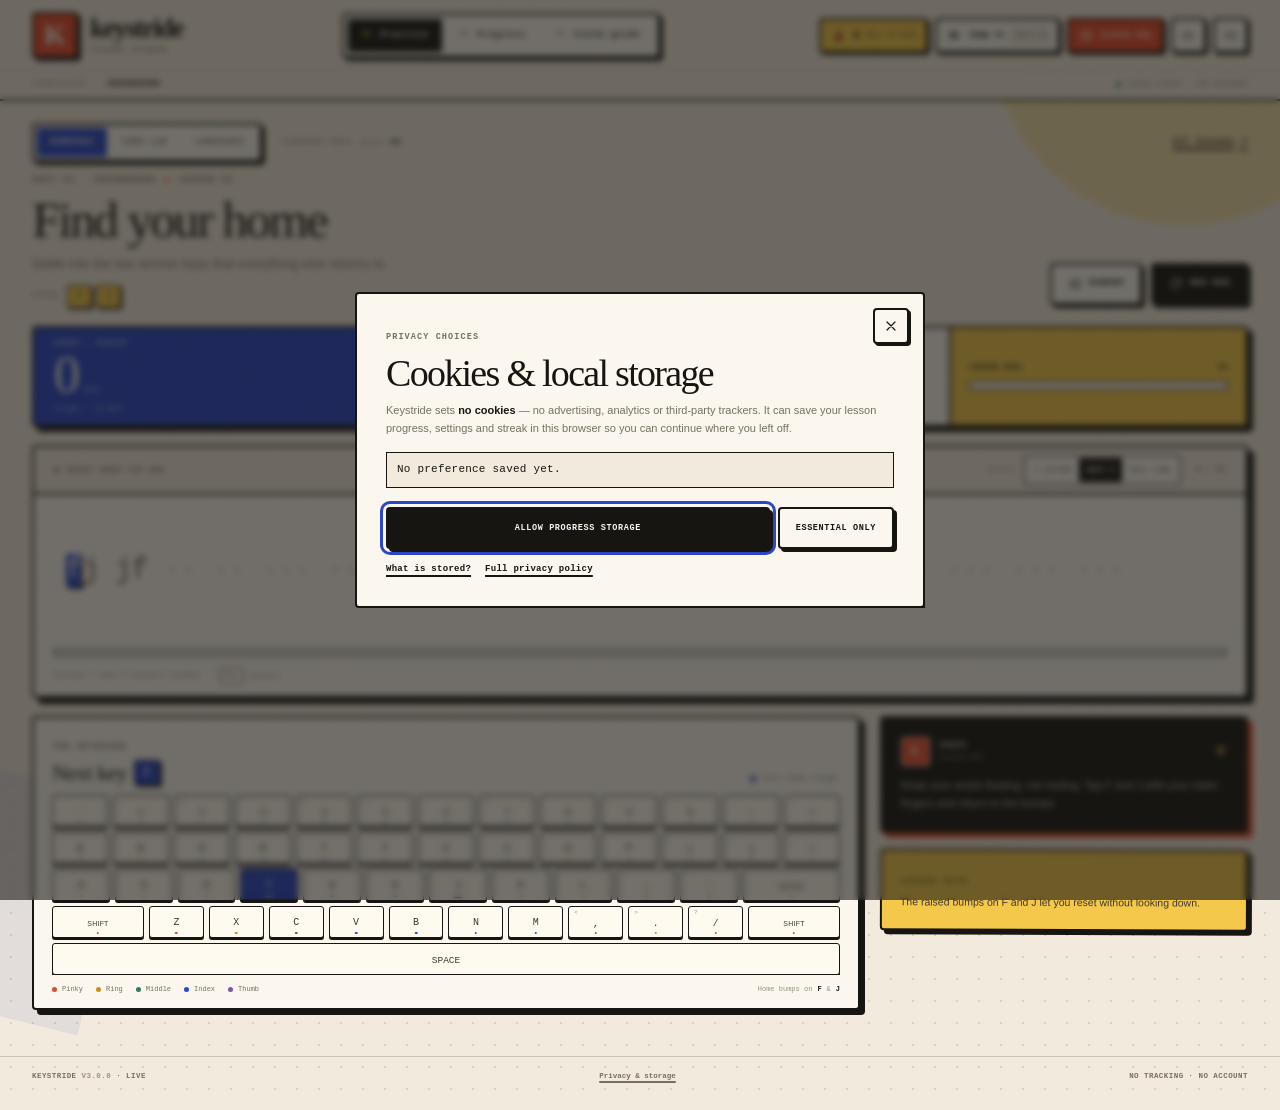
<file: index.html>
<!DOCTYPE html>
<html lang="en">
<head>
  <meta charset="utf-8">
  <meta name="viewport" content="width=device-width, initial-scale=1">
  <meta name="theme-color" content="#f2eadc">
  <meta name="referrer" content="no-referrer">
  <meta name="description" content="Keystride is a keyboard-first touch-typing studio with everyday drills, coding and language tracks, random text practice, limited-lookahead reveal, adaptive coaching, and no mouse required.">
  <link rel="canonical" href="https://keystride-iota.vercel.app/">
  <meta property="og:type" content="website">
  <meta property="og:site_name" content="Keystride">
  <meta property="og:title" content="Keystride — Everyday typing, code & languages">
  <meta property="og:description" content="72 guided lessons across everyday prose, real code and 12 programming languages, plus random text practice and keyboard-first practice.">
  <meta property="og:url" content="https://keystride-iota.vercel.app/">
  <meta name="twitter:card" content="summary">
  <title>Keystride — Everyday typing, code & languages</title>
  <link rel="icon" href="data:image/svg+xml,%3Csvg xmlns='http://www.w3.org/2000/svg' viewBox='0 0 64 64'%3E%3Crect width='64' height='64' rx='12' fill='%23e94b2c'/%3E%3Cpath d='M18 48V16h9v13l12-13h11L36 31l15 17H39L27 33v15z' fill='%23fff8ec'/%3E%3C/svg%3E">
  <link rel="stylesheet" href="styles.css">
</head>
<body>
  <div class="paper-grain" aria-hidden="true"></div>
  <div class="page-decor decor-sun" aria-hidden="true"></div>
  <div class="page-decor decor-block" aria-hidden="true"></div>

  <div class="app-shell">
    <header class="masthead">
      <div class="masthead-inner">
        <button class="brand" type="button" data-view-target="practice" aria-label="Keystride home">
          <span class="brand-mark" aria-hidden="true">K</span>
          <span class="brand-copy">
            <strong>keystride</strong>
            <small>typing studio</small>
          </span>
        </button>

        <nav class="primary-nav" aria-label="Main">
          <button class="nav-link is-active" type="button" data-view="practice" aria-keyshortcuts="Alt+1">
            <span class="nav-index">01</span>
            <span>Practice</span>
          </button>
          <button class="nav-link" type="button" data-view="progress" aria-keyshortcuts="Alt+2">
            <span class="nav-index">02</span>
            <span>Progress</span>
          </button>
          <button class="nav-link" type="button" data-view="guide" aria-keyshortcuts="Alt+3">
            <span class="nav-index">03</span>
            <span>Field guide</span>
          </button>
        </nav>

        <div class="topbar-actions">
          <div class="streak-pill" id="streakPill" title="Current practice streak">
            <span class="flame" aria-hidden="true">
              <svg viewBox="0 0 24 24"><path d="M13.2 2.7c.5 3.4-1.7 4.7-2.8 6.4-1 1.5-1.1 3.4.7 3.8 1.5.3 2.2-1.4 2.4-2.8 2 2 3.5 4.3 3.5 6.8A6.4 6.4 0 0 1 10.6 23 6.6 6.6 0 0 1 4 16.5c0-4.7 3.8-7.1 5.5-10.4.7-1.4 1-2.4.7-3.4.9.4 1.8 1.3 3 0Z"/></svg>
            </span>
            <strong id="topStreak">0</strong>
            <span>day streak</span>
          </div>
          <button class="command-trigger" id="commandTrigger" type="button" aria-label="Open command palette" aria-keyshortcuts="Control+K Meta+K" title="Command palette (Ctrl K)">
            <svg viewBox="0 0 24 24" aria-hidden="true"><path d="M9 6H7a2 2 0 1 0 2 2V6ZM15 6h2a2 2 0 1 1-2 2V6ZM9 18H7a2 2 0 1 1 2-2v2ZM15 18h2a2 2 0 1 0-2-2v2ZM9 8v8M15 8v8M9 12h6"/></svg>
            <span>Jump to</span>
            <kbd id="commandShortcut">Ctrl K</kbd>
          </button>
          <button class="map-trigger" type="button" data-open-course aria-label="Open lesson map" title="Open lesson map (Alt L)">
            <svg viewBox="0 0 24 24" aria-hidden="true"><path d="M4 5h16v14H4zM9 5v14M15 5v14"/></svg>
            <span>Lesson map</span>
          </button>
          <button class="icon-toggle" id="soundBtn" type="button" aria-pressed="false" aria-label="Toggle key sounds" title="Toggle key sounds">
            <svg viewBox="0 0 24 24" aria-hidden="true"><path d="M11 5 6.5 9H3v6h3.5L11 19V5Z"/><path d="M15 9a4 4 0 0 1 0 6M17.5 6.5a7.5 7.5 0 0 1 0 11"/></svg>
          </button>
          <button class="icon-toggle" id="strictBtn" type="button" aria-pressed="false" aria-label="Toggle strict mode" title="Disable backspace while practicing">
            <svg viewBox="0 0 24 24" aria-hidden="true"><path d="M3 12 7.5 6h10A2.5 2.5 0 0 1 20 8.5v7a2.5 2.5 0 0 1-2.5 2.5h-10L3 12Z"/><path d="m9.5 9.5 5 5M14.5 9.5l-5 5"/></svg>
          </button>
        </div>
      </div>

      <div class="masthead-sub">
        <div class="crumb" aria-label="Breadcrumb">
          <span id="crumbRoot">Curriculum</span>
          <span class="crumb-slash" aria-hidden="true">/</span>
          <strong id="crumbCurrent">Groundwork</strong>
        </div>
        <div class="masthead-note">
          <span class="live-dot" aria-hidden="true"></span>
          Local-first · no account
        </div>
      </div>
    </header>

    <main class="main" id="main">
      <section class="view is-active" id="practiceView" data-view-panel="practice">
        <div class="practice-wrap">
          <div class="studio-top">
            <div class="studio-kicker">
              <div class="track-switch" role="tablist" aria-label="Learning track">
                <button class="track-tab is-active" type="button" data-track="general" role="tab" aria-selected="true">Everyday</button>
                <button class="track-tab" type="button" data-track="code" role="tab" aria-selected="false">Code lab</button>
                <button class="track-tab" type="button" data-track="languages" role="tab" aria-selected="false">Languages</button>
              </div>
              <div class="path-summary">
                <span id="pathLabel">Everyday path</span>
                <span class="path-summary-rule" aria-hidden="true"></span>
                <strong id="pathPercent">0%</strong>
              </div>
              <button class="text-link lesson-map-link" type="button" data-open-course>All lessons <span aria-hidden="true">↗</span></button>
            </div>

            <div class="lesson-heading">
              <div class="lesson-copy">
                <div class="eyebrow lesson-eyebrow">
                  <span id="lessonUnit">Unit 01 · Groundwork</span>
                  <span class="eyebrow-dot" aria-hidden="true"></span>
                  <span id="lessonNumber">Lesson 01</span>
                </div>
                <h1 id="lessonTitle">Find your home</h1>
                <p id="lessonDesc">Settle into the two anchor keys that everything else returns to.</p>
                <div class="focus-row">
                  <span class="focus-label">Focus</span>
                  <span class="focus-chips" id="focusChips"></span>
                </div>
              </div>
              <div class="lesson-actions">
                <button class="btn btn-outline" id="randomBtn" type="button" aria-keyshortcuts="Alt+G" title="Generate random text (Alt+G)">
                  <svg viewBox="0 0 24 24" aria-hidden="true"><path d="M3 7h3l3 5 3-5h4"/><path d="M3 17h3l3-5 3 5h4"/><path d="M18 4l3 3-3 3"/><path d="M18 14l3 3-3 3"/></svg>
                  Random
                </button>
                <button class="btn btn-ink" id="restartBtn" type="button" aria-keyshortcuts="Alt+R" title="New run (Alt+R)">
                  <svg viewBox="0 0 24 24" aria-hidden="true"><path d="M20 11a8 8 0 1 0-2.3 6.3"/><path d="M20 4v7h-7"/></svg>
                  New run
                </button>
              </div>
            </div>
          </div>

          <div class="scoreboard" aria-label="Live run statistics">
            <div class="score-main">
              <span class="score-label">Words / minute</span>
              <div class="score-value"><strong id="wpm">0</strong><span>WPM</span></div>
              <span class="score-target" id="wpmTarget">Target · 18 WPM</span>
            </div>
            <div class="score-cell">
              <span class="score-label">Accuracy</span>
              <strong id="accuracy">100<span>%</span></strong>
            </div>
            <div class="score-cell">
              <span class="score-label">Time</span>
              <strong id="timer">0:00</strong>
            </div>
            <div class="score-cell">
              <span class="score-label">Combo</span>
              <strong id="combo">0</strong>
            </div>
            <div class="score-goal">
              <div class="goal-row"><span>Lesson goal</span><strong id="goalValue">0%</strong></div>
              <div class="goal-track" aria-hidden="true"><span id="goalFill"></span></div>
            </div>
          </div>

          <article class="typing-card" id="typingCard" aria-label="Typing practice area">
            <div class="typing-top">
              <div class="card-status-group">
                <span class="code-tag" id="codeTag" hidden>Code</span>
                <span class="run-status" id="runStatus"><span class="status-dot" aria-hidden="true"></span> Ready when you are</span>
              </div>
              <div class="typing-controls">
                <span class="reveal-label">Reveal</span>
                <div class="reveal-switch" id="revealSwitch" role="group" aria-label="Text reveal mode">
                  <button type="button" data-reveal="one" title="Only typed text and the current letter are visible">1 letter</button>
                  <button class="is-active" type="button" data-reveal="letters" title="Show the current letter and the next five letters">Next 5</button>
                  <button type="button" data-reveal="line" title="Show the complete drill so you can read ahead">Full line</button>
                </div>
              </div>
              <span class="run-meta" id="runMeta">0 / 0</span>
            </div>
            <div class="type-viewport" id="typeViewport">
              <div class="type-text" id="typeText" aria-label="Practice text"></div>
              <textarea class="typing-input" id="typingInput" autocomplete="off" autocorrect="off" autocapitalize="off" spellcheck="false" aria-label="Type the practice text here"></textarea>
              <div class="focus-veil" id="focusVeil" aria-hidden="true" hidden>
                <span class="veil-mark">K</span>
                <strong>Click to keep typing</strong>
                <small>Pick up where you left off</small>
              </div>
            </div>
            <div class="typing-bottom">
              <div class="card-progress" aria-hidden="true"><span id="cardProgress"></span></div>
              <div class="typing-hint">
                <span id="typingModeHint">Current + next 5 letters visible</span>
                <span class="hint-sep" aria-hidden="true">/</span>
                <span><kbd>esc</kbd> restart</span>
              </div>
            </div>
          </article>

          <div class="lower-deck">
            <article class="keyboard-card">
              <div class="keyboard-head">
                <div>
                  <span class="eyebrow">The keyboard</span>
                  <h2>Next key <span class="next-key" id="nextKeyLabel">F</span></h2>
                </div>
                <p class="finger-hint" id="fingerHint"><span class="finger-dot" style="--finger-color: var(--finger-index)"></span> Left index finger</p>
              </div>
              <div class="keyboard-scroll">
                <div class="keyboard" id="keyboard" role="img" aria-label="Illustrated keyboard with the next key highlighted"></div>
              </div>
              <div class="finger-legend" aria-hidden="true">
                <span><i style="--tone: var(--finger-pinky)"></i>Pinky</span>
                <span><i style="--tone: var(--finger-ring)"></i>Ring</span>
                <span><i style="--tone: var(--finger-middle)"></i>Middle</span>
                <span><i style="--tone: var(--finger-index)"></i>Index</span>
                <span><i style="--tone: var(--finger-thumb)"></i>Thumb</span>
                <span class="legend-tip">Home bumps on <b>F</b> &amp; <b>J</b></span>
              </div>
            </article>

            <aside class="support-rail">
              <article class="coach-card">
                <div class="coach-head">
                  <span class="coach-avatar" aria-hidden="true">K</span>
                  <div><span>Coach</span><small>on your side</small></div>
                  <span class="coach-mark" aria-hidden="true">✳</span>
                </div>
                <p id="coachText">Keep your wrists floating, not resting. Tap F and J with your index fingers and return to the bumps.</p>
                <div class="weak-block" id="weakBlock" hidden>
                  <span class="weak-title">Sticky keys to revisit</span>
                  <div class="key-chips" id="weakKeys"></div>
                </div>
                <button class="btn btn-yellow btn-sm" id="smartDrillBtn" type="button" hidden>
                  Drill these keys
                  <svg viewBox="0 0 24 24" aria-hidden="true"><path d="M5 12h14M14 6l6 6-6 6"/></svg>
                </button>
              </article>

              <article class="note-card">
                <span class="eyebrow">Lesson note</span>
                <p id="lessonTip">The raised bumps on F and J let you reset without looking down.</p>
              </article>
            </aside>
          </div>
        </div>
      </section>

      <section class="view" id="progressView" data-view-panel="progress" hidden>
        <div class="page-wrap">
          <header class="page-heading">
            <div>
              <div class="eyebrow">The record</div>
              <h1>Proof of practice.</h1>
              <p>Speed is a byproduct of clean repetitions. Here is what your hands have learned so far.</p>
            </div>
            <div class="page-actions">
              <button class="btn btn-ink" id="progressSmartBtn" type="button">
                <svg viewBox="0 0 24 24" aria-hidden="true"><path d="M12 3v3M12 18v3M3 12h3M18 12h3M5.6 5.6l2.1 2.1M16.3 16.3l2.1 2.1M18.4 5.6l-2.1 2.1M7.7 16.3l-2.1 2.1"/><circle cx="12" cy="12" r="3.2"/></svg>
                Smart drill
              </button>
            </div>
          </header>

          <div class="metric-grid">
            <article class="metric-card">
              <span class="metric-label">Best speed</span>
              <strong><span id="metricBestWpm">0</span><small>WPM</small></strong>
              <span class="metric-foot" id="metricBestFoot">Finish a run to set a mark</span>
            </article>
            <article class="metric-card">
              <span class="metric-label">Average accuracy</span>
              <strong><span id="metricAccuracy">—</span><small>%</small></strong>
              <span class="metric-foot" id="metricAccuracyFoot">Precision before pace</span>
            </article>
            <article class="metric-card">
              <span class="metric-label">Time practiced</span>
              <strong><span id="metricTime">0</span><small>min</small></strong>
              <span class="metric-foot">Across completed runs</span>
            </article>
            <article class="metric-card">
              <span class="metric-label">Lessons complete</span>
              <strong><span id="metricLessons">0</span><small>/ <span id="metricLessonsTotal">72</span></small></strong>
              <span class="metric-foot" id="metricStreakFoot">No streak yet</span>
            </article>
          </div>

          <div class="progress-grid">
            <article class="panel chart-panel">
              <header class="panel-head">
                <div><span class="eyebrow">Speed</span><h2>Your pace over time</h2></div>
                <span class="panel-meta">Last 12 runs</span>
              </header>
              <div class="chart-wrap" id="speedChart"></div>
            </article>

            <article class="panel weak-panel">
              <header class="panel-head">
                <div><span class="eyebrow">Coach</span><h2>Keys worth revisiting</h2></div>
              </header>
              <div class="weak-list" id="weakKeyList"></div>
              <button class="text-link" id="weakDrillBtn" type="button" hidden>Build a drill for these keys <span aria-hidden="true">↗</span></button>
            </article>

            <article class="panel calendar-panel">
              <header class="panel-head">
                <div><span class="eyebrow">Consistency</span><h2>Last 28 days</h2></div>
                <span class="panel-meta" id="calendarMeta">No activity yet</span>
              </header>
              <div class="calendar" id="activityCalendar"></div>
              <div class="calendar-legend"><span>Less</span><i></i><i></i><i></i><i></i><span>More</span></div>
            </article>

            <article class="panel records-panel">
              <header class="panel-head">
                <div><span class="eyebrow">Milestones</span><h2>Lesson bests</h2></div>
                <span class="panel-meta" id="recordsMeta">No records yet</span>
              </header>
              <div class="record-list" id="recordList"></div>
            </article>

            <article class="panel sessions-panel">
              <header class="panel-head">
                <div><span class="eyebrow">Logbook</span><h2>Recent runs</h2></div>
                <button class="text-link" type="button" id="clearHistoryBtn" hidden>Reset progress</button>
              </header>
              <div class="session-list" id="sessionList"></div>
            </article>
          </div>
        </div>
      </section>

      <section class="view" id="guideView" data-view-panel="guide" hidden>
        <div class="page-wrap guide-wrap">
          <header class="page-heading guide-heading">
            <div>
              <div class="eyebrow">Field guide</div>
              <h1>The quiet mechanics of speed.</h1>
              <p>Fast typists do not try harder. They remove friction: eyes on the screen, fingers on the anchors, and just enough tension to press a key.</p>
            </div>
            <div class="page-actions">
              <button class="btn btn-ink" id="guideStartBtn" type="button">Continue the path</button>
            </div>
          </header>

          <div class="guide-grid">
            <article class="guide-hero-card">
              <span class="guide-number">01</span>
              <div>
                <span class="eyebrow">The one rule</span>
                <h2>Do not look down.</h2>
                <p>Looking at your hands feels safe, but it trains your eyes to do work your fingers should own. Glance away, reset on the F and J bumps, and let the map form in your hands. It will feel clumsy for a day or two. Then it will feel automatic.</p>
              </div>
              <div class="guide-quote">“Accuracy is not the opposite of speed. It is the door.”</div>
            </article>

            <article class="guide-card posture-card">
              <span class="eyebrow">Posture</span>
              <h2>Settle in, then forget it.</h2>
              <ul class="check-list">
                <li><span>01</span><p>Feet flat, hips back, screen near eye level.</p></li>
                <li><span>02</span><p>Elbows close to 90°, wrists floating, fingers curved.</p></li>
                <li><span>03</span><p>Index fingers resting on <b>F</b> and <b>J</b>.</p></li>
                <li><span>04</span><p>Strike with the fingertip, then release the tension.</p></li>
              </ul>
            </article>

            <article class="guide-card warmup-card">
              <span class="eyebrow">Before you start</span>
              <h2>Warm the hands, not the ego.</h2>
              <p class="guide-lede">Sixty seconds of easy movement makes the first line feel less like a cold start.</p>
              <div class="warmup-steps">
                <div><span>01</span><p><b>Unclench.</b> Shake out the hands, roll the shoulders back, and drop the jaw.</p></div>
                <div><span>02</span><p><b>Wake the fingers.</b> Tap each fingertip to the thumb, slowly, one hand at a time.</p></div>
                <div><span>03</span><p><b>First line slow.</b> Type one sentence at half speed and find the home-row bumps.</p></div>
              </div>
            </article>

            <article class="guide-card map-card">
              <div class="panel-head">
                <div><span class="eyebrow">The map</span><h2>One finger per zone.</h2></div>
              </div>
              <div class="keyboard-scroll">
                <div class="keyboard keyboard-tinted" id="guideKeyboard" role="img" aria-label="Keyboard colored by finger zone"></div>
              </div>
              <p class="map-note">Each color is a finger zone. Your index fingers cover two columns each; your thumbs own the space bar.</p>
            </article>

            <article class="guide-card code-guide-card">
              <div class="panel-head">
                <div><span class="eyebrow">Code mode</span><h2>When the text is code.</h2></div>
                <span class="panel-meta">Both hands · no mouse</span>
              </div>
              <div class="code-guide-grid">
                <div><b>01</b><span>Shift with the opposite pinky.</span><small>Right-hand symbol, left Shift. Left-hand symbol, right Shift.</small></div>
                <div><b>02</b><span>Land the pairs.</span><small>Brackets, braces and quotes come in twos. Type the pair as one thought.</small></div>
                <div><b>03</b><span>Own the punctuation.</span><small>Semicolons, colons and underscores live on the right pinky and ring fingers.</small></div>
                <div><b>04</b><span>Keep a code rhythm.</span><small>Accuracy on symbols matters more than raw speed. Read the line before you type it.</small></div>
              </div>
            </article>

            <article class="guide-card shortcuts-guide-card">
              <div class="panel-head">
                <div><span class="eyebrow">Keyboard-first</span><h2>Keep both hands on the keyboard.</h2></div>
                <span class="panel-meta">No mouse needed</span>
              </div>
              <div class="shortcut-grid">
                <div><kbd>Ctrl/⌘ K</kbd><span>Jump to any lesson or command</span></div>
                <div><kbd>Alt 1–3</kbd><span>Practice · Progress · Guide</span></div>
                <div><kbd>Alt T</kbd><span>Cycle Everyday / Code / Languages</span></div>
                <div><kbd>Alt L</kbd><span>Open the lesson map</span></div>
                <div><kbd>Alt R</kbd><span>New run</span></div>
                <div><kbd>Alt G</kbd><span>Random text drill</span></div>
                <div><kbd>Alt N</kbd><span>Next lesson</span></div>
                <div><kbd>Alt S / X</kbd><span>Sound / strict mode</span></div>
                <div><kbd>Esc</kbd><span>Restart the current line</span></div>
              </div>
            </article>

            <article class="guide-card rhythm-card">
              <span class="eyebrow">A 20-minute session</span>
              <h2>Small, steady, repeatable.</h2>
              <div class="routine">
                <div><span>5 min</span><p><b>Reset.</b> Slow drills on the lesson's focus keys. Perfection is the only goal.</p></div>
                <div><span>10 min</span><p><b>Build.</b> Type words and sentences at a pace where you make almost no errors.</p></div>
                <div><span>5 min</span><p><b>Release.</b> One fast pass. Let accuracy carry the speed instead of forcing it.</p></div>
              </div>
            </article>

            <article class="guide-card rules-card">
              <span class="eyebrow">Five rules that compound</span>
              <div class="rule-grid">
                <div><b>01</b><span>Accuracy first</span><small>A clean 40 WPM beats a messy 60.</small></div>
                <div><b>02</b><span>Choose your reveal</span><small>Next 5 shows a little ahead. Full line opens the whole drill.</small></div>
                <div><b>03</b><span>Keep a beat</span><small>Even rhythm, not stop-start bursts.</small></div>
                <div><b>04</b><span>Stay loose</span><small>Light pressure; shoulders down.</small></div>
                <div><b>05</b><span>Return home</span><small>F and J are your reset button.</small></div>
                <div class="rule-highlight"><b>06</b><span>Show up daily</span><small>Ten minutes beats one long session.</small></div>
              </div>
            </article>

            <article class="guide-cta">
              <div>
                <span class="eyebrow">Ready when you are</span>
                <h2>Put your fingers on the anchors.</h2>
              </div>
              <button class="btn btn-ink" id="guideCtaBtn" type="button">Continue the path <span aria-hidden="true">→</span></button>
            </article>
          </div>
        </div>
      </section>
    </main>

    <footer class="site-footer">
      <span>Keystride <span class="version">v3.0.0</span> · live</span>
      <button class="footer-link" id="privacyBtn" type="button">Privacy &amp; storage</button>
      <span>No tracking · no account</span>
    </footer>
  </div>

  <dialog class="consent-dialog" id="consentDialog" aria-labelledby="consentTitle" aria-describedby="consentDesc">
    <div class="consent-shell">
      <button class="icon-btn consent-close" id="closeConsent" type="button" aria-label="Close privacy choices">
        <svg viewBox="0 0 24 24" aria-hidden="true"><path d="M6 6l12 12M18 6 6 18"/></svg>
      </button>
      <span class="eyebrow">Privacy choices</span>
      <h2 id="consentTitle">Cookies &amp; local storage</h2>
      <p id="consentDesc">Keystride sets <strong>no cookies</strong> — no advertising, analytics or third-party trackers. It can save your lesson progress, settings and streak in this browser so you can continue where you left off.</p>
      <p class="consent-status" id="consentStatus" role="status">No preference saved yet.</p>
      <div class="consent-actions">
        <button class="btn btn-ink" id="consentAllow" type="button">Allow progress storage</button>
        <button class="btn btn-outline" id="consentEssential" type="button">Essential only</button>
      </div>
      <div class="consent-links">
        <button class="text-link" id="consentDetailsBtn" type="button" aria-expanded="false" aria-controls="consentDetails">What is stored?</button>
        <a class="text-link" href="/privacy.html" target="_blank" rel="noopener">Full privacy policy</a>
      </div>
      <div class="consent-details" id="consentDetails" hidden>
        <p><strong>Essential:</strong> your consent choice is kept in this browser so the prompt does not repeat on every visit.</p>
        <p><strong>Optional:</strong> lesson progress, best results, weak-key counts, practice time, streak and typing preferences. These stay on this device.</p>
        <p>No typing content is uploaded. You can clear saved data from the Progress screen or change this choice at any time.</p>
      </div>
    </div>
  </dialog>

  <dialog class="course-dialog" id="courseDialog" aria-labelledby="courseTitle">
    <div class="course-shell">
      <header class="course-head">
        <div>
          <span class="eyebrow">Curriculum</span>
          <h2 id="courseTitle">Lesson map</h2>
        </div>
        <button class="icon-btn" id="closeCourse" type="button" aria-label="Close lesson map">
          <svg viewBox="0 0 24 24" aria-hidden="true"><path d="M6 6l12 12M18 6 6 18"/></svg>
        </button>
      </header>
      <div class="course-summary">
        <span id="sideStreak">0 days</span>
        <span id="pathLabelMirror">Everyday path</span>
        <span class="path-summary-rule" aria-hidden="true"></span>
        <strong id="coursePercent">0%</strong>
      </div>
      <div class="path-progress" aria-hidden="true"><span id="pathFill"></span></div>
      <div class="course-path" id="coursePath"></div>
      <footer class="course-foot">
        <span>Use <kbd>Ctrl/⌘ K</kbd> to jump to any lesson.</span>
        <span class="version">v3.0.0</span>
      </footer>
    </div>
  </dialog>

  <dialog class="summary-dialog" id="summaryDialog" aria-labelledby="summaryHeadline">
    <div class="summary-shell">
      <button class="icon-btn summary-close" id="closeSummary" type="button" aria-label="Close summary">
        <svg viewBox="0 0 24 24" aria-hidden="true"><path d="M6 6l12 12M18 6 6 18"/></svg>
      </button>
      <div class="summary-top">
        <span class="eyebrow" id="summaryEyebrow">Run complete</span>
        <div class="summary-stars" id="summaryStars" aria-label="Three stars">★ ★ ★</div>
        <h2 id="summaryHeadline">Beautifully done.</h2>
        <p id="summaryNote">Your hands are finding the pattern.</p>
        <span class="pb-badge" id="summaryPb" hidden>New personal best</span>
      </div>
      <div class="summary-stats">
        <div><strong id="summaryWpm">0</strong><span>WPM</span></div>
        <div><strong id="summaryAccuracy">0%</strong><span>accuracy</span></div>
        <div><strong id="summaryTime">0:00</strong><span>time</span></div>
      </div>
      <div class="summary-coach">
        <span class="coach-avatar small" aria-hidden="true">K</span>
        <p id="summaryCoach">Accuracy first. Let the next run be a little smoother.</p>
      </div>
      <div class="summary-weak" id="summaryWeak" hidden>
        <span>Worth another pass</span>
        <div class="key-chips" id="summaryWeakKeys"></div>
      </div>
      <div class="summary-actions">
        <button class="btn btn-ink" id="nextLessonBtn" type="button">Next lesson <span aria-hidden="true">→</span></button>
        <button class="btn btn-outline" id="retryBtn" type="button">Retry</button>
      </div>
      <button class="text-link summary-progress-link" id="summaryProgressBtn" type="button">See all progress</button>
    </div>
  </dialog>

  <dialog class="reset-dialog" id="resetDialog" aria-labelledby="resetTitle">
    <div class="reset-shell">
      <span class="eyebrow">Reset progress</span>
      <h2 id="resetTitle">Clear the whole log?</h2>
      <p>This removes every lesson result, weak-key memory and streak from this browser. It cannot be undone.</p>
      <div class="reset-actions">
        <button class="btn btn-outline" id="cancelReset" type="button">Keep my progress</button>
        <button class="btn btn-danger" id="confirmReset" type="button">Clear everything</button>
      </div>
    </div>
  </dialog>

  <dialog class="command-dialog" id="commandDialog" aria-labelledby="commandLabel">
    <div class="command-shell">
      <h2 class="sr-only" id="commandLabel">Command palette</h2>
      <div class="command-search">
        <svg viewBox="0 0 24 24" aria-hidden="true"><circle cx="11" cy="11" r="6.5"/><path d="m16 16 5 5"/></svg>
        <input id="commandInput" type="text" placeholder="Jump to a lesson or run a command…" autocomplete="off" spellcheck="false" role="combobox" aria-autocomplete="list" aria-expanded="true" aria-controls="commandList">
        <kbd>esc</kbd>
      </div>
      <div class="command-results" id="commandList" role="listbox" aria-label="Commands"></div>
      <div class="command-footer">
        <span><kbd>↑</kbd><kbd>↓</kbd> move</span>
        <span><kbd>↵</kbd> open</span>
        <span><kbd>esc</kbd> close</span>
        <span class="command-footer-tip">Alt 1–3 · views · Alt T · track</span>
      </div>
    </div>
  </dialog>

  <div class="toast" id="toast" role="status" aria-live="polite"></div>

  <script src="app.js"></script>
</body>
</html>
</file>
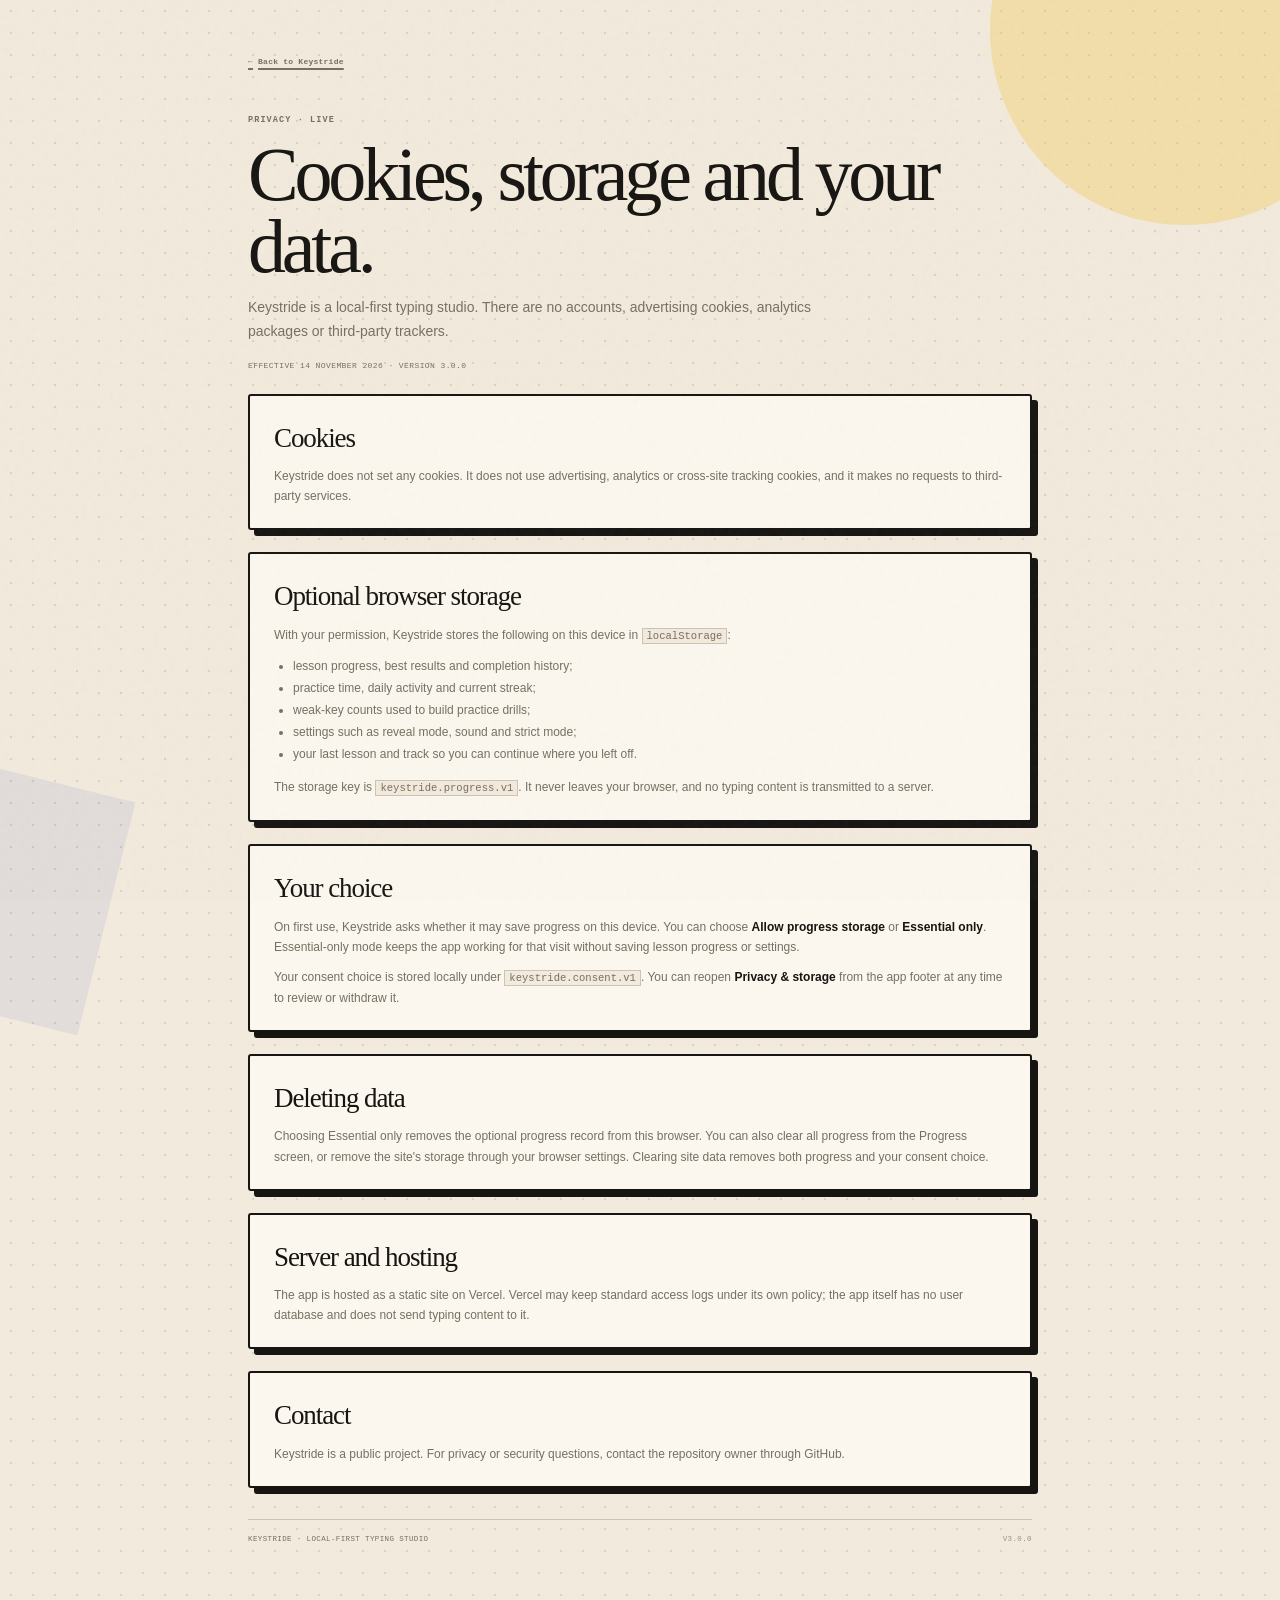
<file: privacy.html>
<!DOCTYPE html>
<html lang="en">
<head>
  <meta charset="utf-8">
  <meta name="viewport" content="width=device-width, initial-scale=1">
  <meta name="theme-color" content="#f2eadc">
  <meta name="referrer" content="no-referrer">
  <meta name="description" content="Keystride privacy policy: no cookies, no analytics, and optional browser-local progress storage.">
  <link rel="canonical" href="https://keystride-iota.vercel.app/privacy.html">
  <meta property="og:type" content="website">
  <meta property="og:site_name" content="Keystride">
  <meta property="og:title" content="Privacy · Keystride">
  <meta property="og:description" content="Keystride privacy policy: no cookies, no analytics, and optional browser-local progress storage.">
  <meta property="og:url" content="https://keystride-iota.vercel.app/privacy.html">
  <meta name="twitter:card" content="summary">
  <title>Privacy · Keystride</title>
  <link rel="icon" href="data:image/svg+xml,%3Csvg xmlns='http://www.w3.org/2000/svg' viewBox='0 0 64 64'%3E%3Crect width='64' height='64' rx='12' fill='%23e94b2c'/%3E%3Cpath d='M18 48V16h9v13l12-13h11L36 31l15 17H39L27 33v15z' fill='%23fff8ec'/%3E%3C/svg%3E">
  <link rel="stylesheet" href="/styles.css">
</head>
<body>
  <div class="paper-grain" aria-hidden="true"></div>
  <div class="page-decor decor-sun" aria-hidden="true"></div>
  <div class="page-decor decor-block" aria-hidden="true"></div>

  <main class="legal-wrap">
    <a class="text-link legal-back" href="/"><span aria-hidden="true">←</span> Back to Keystride</a>

    <header class="legal-head">
      <span class="eyebrow">Privacy · Live</span>
      <h1>Cookies, storage and your data.</h1>
      <p>Keystride is a local-first typing studio. There are no accounts, advertising cookies, analytics packages or third-party trackers.</p>
      <span class="legal-date">Effective 14 November 2026 · Version 3.0.0</span>
    </header>

    <article class="legal-card">
      <h2>Cookies</h2>
      <p>Keystride does not set any cookies. It does not use advertising, analytics or cross-site tracking cookies, and it makes no requests to third-party services.</p>
    </article>

    <article class="legal-card">
      <h2>Optional browser storage</h2>
      <p>With your permission, Keystride stores the following on this device in <code>localStorage</code>:</p>
      <ul>
        <li>lesson progress, best results and completion history;</li>
        <li>practice time, daily activity and current streak;</li>
        <li>weak-key counts used to build practice drills;</li>
        <li>settings such as reveal mode, sound and strict mode;</li>
        <li>your last lesson and track so you can continue where you left off.</li>
      </ul>
      <p>The storage key is <code>keystride.progress.v1</code>. It never leaves your browser, and no typing content is transmitted to a server.</p>
    </article>

    <article class="legal-card">
      <h2>Your choice</h2>
      <p>On first use, Keystride asks whether it may save progress on this device. You can choose <strong>Allow progress storage</strong> or <strong>Essential only</strong>. Essential-only mode keeps the app working for that visit without saving lesson progress or settings.</p>
      <p>Your consent choice is stored locally under <code>keystride.consent.v1</code>. You can reopen <strong>Privacy &amp; storage</strong> from the app footer at any time to review or withdraw it.</p>
    </article>

    <article class="legal-card">
      <h2>Deleting data</h2>
      <p>Choosing Essential only removes the optional progress record from this browser. You can also clear all progress from the Progress screen, or remove the site's storage through your browser settings. Clearing site data removes both progress and your consent choice.</p>
    </article>

    <article class="legal-card">
      <h2>Server and hosting</h2>
      <p>The app is hosted as a static site on Vercel. Vercel may keep standard access logs under its own policy; the app itself has no user database and does not send typing content to it.</p>
    </article>

    <article class="legal-card">
      <h2>Contact</h2>
      <p>Keystride is a public project. For privacy or security questions, contact the repository owner through GitHub.</p>
    </article>

    <footer class="legal-foot">
      <span>Keystride · local-first typing studio</span>
      <span class="version">v3.0.0</span>
    </footer>
  </main>
</body>
</html>
</file>
<file: styles.css>
/* =========================================================
   Keystride — paper press edition
   A warm, editorial typing studio.
   ========================================================= */

:root {
  --paper: #f2eadc;
  --paper-light: #fbf7ee;
  --paper-deep: #e6dac6;
  --ink: #171512;
  --ink-soft: #3d372f;
  --muted: #776f62;
  --dim: #9b9182;
  --ghost: #c9bfaf;
  --red: #e94b2c;
  --red-deep: #b52f18;
  --red-soft: #f8d5ca;
  --blue: #2947c8;
  --blue-deep: #1b2f8f;
  --blue-soft: #dfe5ff;
  --yellow: #f3c84b;
  --green: #3c765a;

  --finger-pinky: #d64d31;
  --finger-ring: #c49118;
  --finger-middle: #3c765a;
  --finger-index: #2947c8;
  --finger-thumb: #7a57a7;

  --font-display: Georgia, "Iowan Old Style", "Palatino Linotype", "Times New Roman", serif;
  --font-body: "Segoe UI", Aptos, "Helvetica Neue", Arial, sans-serif;
  --font-mono: "Cascadia Code", "SFMono-Regular", "Roboto Mono", Consolas, monospace;

  --line: rgba(23, 21, 18, 0.18);
  --line-strong: rgba(23, 21, 18, 0.65);
  --shadow-hard: 6px 6px 0 var(--ink);
  --shadow-hard-sm: 3px 3px 0 var(--ink);
  --shadow-soft: 0 20px 50px rgba(42, 31, 19, 0.12);
  --radius: 4px;
  --ease: cubic-bezier(0.2, 0.75, 0.25, 1);
}

* { box-sizing: border-box; }

html {
  color-scheme: light;
  scroll-behavior: smooth;
}

body {
  margin: 0;
  min-width: 320px;
  min-height: 100vh;
  background-color: var(--paper);
  background-image: radial-gradient(rgba(23, 21, 18, 0.115) 0.8px, transparent 0.8px);
  background-size: 22px 22px;
  color: var(--ink);
  font-family: var(--font-body);
  font-size: 15px;
  line-height: 1.5;
  -webkit-font-smoothing: antialiased;
  text-rendering: optimizeLegibility;
  overflow-x: hidden;
}

button,
textarea,
input {
  font: inherit;
}

button { color: inherit; }

button,
a {
  -webkit-tap-highlight-color: transparent;
}

button:focus-visible,
a:focus-visible,
[tabindex]:focus-visible {
  outline: 3px solid var(--blue);
  outline-offset: 3px;
}

::selection {
  color: var(--paper-light);
  background: var(--blue);
}

[hidden] { display: none !important; }

svg {
  width: 20px;
  height: 20px;
  fill: none;
  stroke: currentColor;
  stroke-width: 1.8;
  stroke-linecap: round;
  stroke-linejoin: round;
  flex: none;
}

.sr-only {
  position: absolute;
  width: 1px;
  height: 1px;
  padding: 0;
  margin: -1px;
  overflow: hidden;
  clip: rect(0, 0, 0, 0);
  white-space: nowrap;
  border: 0;
}

.paper-grain {
  position: fixed;
  inset: 0;
  z-index: 50;
  pointer-events: none;
  opacity: 0.035;
  background-image: url("data:image/svg+xml,%3Csvg viewBox='0 0 180 180' xmlns='http://www.w3.org/2000/svg'%3E%3Cfilter id='n'%3E%3CfeTurbulence type='fractalNoise' baseFrequency='.9' numOctaves='4' stitchTiles='stitch'/%3E%3C/filter%3E%3Crect width='100%25' height='100%25' filter='url(%23n)'/%3E%3C/svg%3E");
}

.page-decor {
  position: fixed;
  z-index: -1;
  pointer-events: none;
}

.decor-sun {
  width: 390px;
  height: 390px;
  top: -165px;
  right: -100px;
  border-radius: 50%;
  background: var(--yellow);
  opacity: 0.35;
}

.decor-block {
  width: 240px;
  height: 240px;
  left: -130px;
  bottom: -110px;
  background: var(--blue);
  opacity: 0.08;
  transform: rotate(14deg);
}

.app-shell {
  min-height: 100vh;
}

/* =========================================================
   Masthead
   ========================================================= */

.masthead {
  position: sticky;
  top: 0;
  z-index: 40;
  border-bottom: 2px solid var(--ink);
  background: rgba(242, 234, 220, 0.94);
  backdrop-filter: blur(14px) saturate(120%);
}

.masthead-inner {
  max-width: 1400px;
  margin: 0 auto;
  padding: 12px 32px;
  display: grid;
  grid-template-columns: auto minmax(0, 1fr) auto;
  align-items: center;
  gap: 26px;
}

.brand {
  display: flex;
  align-items: center;
  gap: 12px;
  padding: 0;
  border: 0;
  background: none;
  text-align: left;
  cursor: pointer;
}

.brand-mark {
  width: 46px;
  height: 46px;
  display: grid;
  place-items: center;
  border: 2px solid var(--ink);
  border-radius: var(--radius);
  background: var(--red);
  color: var(--paper-light);
  font-family: var(--font-display);
  font-size: 28px;
  font-weight: 700;
  line-height: 1;
  box-shadow: var(--shadow-hard-sm);
  transition: transform 150ms var(--ease), box-shadow 150ms var(--ease);
}

.brand:hover .brand-mark {
  transform: translate(-1px, -1px);
  box-shadow: 4px 4px 0 var(--ink);
}

.brand-copy {
  display: flex;
  flex-direction: column;
  line-height: 1;
}

.brand-copy strong {
  font-family: var(--font-display);
  font-size: 27px;
  font-weight: 700;
  letter-spacing: -0.055em;
}

.brand-copy small {
  margin-top: 5px;
  color: var(--muted);
  font-family: var(--font-mono);
  font-size: 7.5px;
  font-weight: 600;
  letter-spacing: 0.2em;
  text-transform: uppercase;
}

.primary-nav {
  justify-self: center;
  display: flex;
  gap: 3px;
  padding: 4px;
  border: 2px solid var(--ink);
  border-radius: var(--radius);
  background: var(--paper-light);
  box-shadow: var(--shadow-hard-sm);
}

.nav-link {
  display: flex;
  align-items: center;
  gap: 8px;
  height: 33px;
  padding: 0 14px;
  border: 0;
  border-radius: 2px;
  background: transparent;
  color: var(--ink-soft);
  font-family: var(--font-mono);
  font-size: 9.5px;
  font-weight: 600;
  letter-spacing: 0.035em;
  cursor: pointer;
  transition: background 140ms var(--ease), color 140ms var(--ease);
}

.nav-index {
  color: var(--dim);
  font-size: 7.5px;
}

.nav-link:hover { background: rgba(23, 21, 18, 0.065); }

.nav-link.is-active {
  background: var(--ink);
  color: var(--paper-light);
}

.nav-link.is-active .nav-index { color: var(--yellow); }

.topbar-actions {
  display: flex;
  align-items: center;
  gap: 7px;
}

.streak-pill {
  height: 35px;
  display: flex;
  align-items: center;
  gap: 6px;
  padding: 0 10px;
  border: 2px solid var(--ink);
  border-radius: var(--radius);
  background: var(--yellow);
  box-shadow: 2px 2px 0 var(--ink);
  font-family: var(--font-mono);
  font-size: 8.5px;
  white-space: nowrap;
}

.streak-pill .flame {
  width: 16px;
  height: 16px;
  display: grid;
  place-items: center;
}

.streak-pill .flame svg {
  width: 13px;
  height: 13px;
  fill: var(--red);
  stroke: var(--ink);
  stroke-width: 1;
}

.streak-pill strong { font-size: 10px; }
.streak-pill > span:last-child { color: rgba(23, 21, 18, 0.65); }

.command-trigger {
  height: 35px;
  display: flex;
  align-items: center;
  gap: 7px;
  padding: 0 8px 0 10px;
  border: 2px solid var(--ink);
  border-radius: var(--radius);
  background: var(--paper-light);
  box-shadow: 2px 2px 0 var(--ink);
  font-family: var(--font-mono);
  font-size: 8.5px;
  font-weight: 600;
  cursor: pointer;
  white-space: nowrap;
  transition: transform 120ms var(--ease), box-shadow 120ms var(--ease);
}

.command-trigger svg { width: 14px; height: 14px; }
.command-trigger kbd { min-width: 35px; border-color: var(--line); background: var(--paper); color: var(--muted); }

.command-trigger:hover,
.map-trigger:hover,
.icon-toggle:hover {
  transform: translate(-1px, -1px);
  box-shadow: 3px 3px 0 var(--ink);
}

.map-trigger {
  height: 35px;
  display: flex;
  align-items: center;
  gap: 7px;
  padding: 0 11px;
  border: 2px solid var(--ink);
  border-radius: var(--radius);
  background: var(--red);
  color: var(--paper-light);
  box-shadow: 2px 2px 0 var(--ink);
  font-family: var(--font-mono);
  font-size: 8.5px;
  font-weight: 600;
  cursor: pointer;
  white-space: nowrap;
  transition: transform 120ms var(--ease), box-shadow 120ms var(--ease);
}

.map-trigger svg { width: 13px; height: 13px; }

.icon-toggle {
  width: 35px;
  height: 35px;
  display: grid;
  place-items: center;
  padding: 0;
  border: 2px solid var(--ink);
  border-radius: var(--radius);
  background: var(--paper-light);
  color: var(--muted);
  box-shadow: 2px 2px 0 var(--ink);
  cursor: pointer;
  transition: transform 120ms var(--ease), box-shadow 120ms var(--ease), background 140ms var(--ease), color 140ms var(--ease);
}

.icon-toggle svg { width: 15px; height: 15px; }

.icon-toggle.is-on {
  background: var(--blue);
  color: var(--paper-light);
}

.masthead-sub {
  max-width: 1400px;
  margin: 0 auto;
  padding: 7px 32px 8px;
  display: flex;
  align-items: center;
  justify-content: space-between;
  gap: 20px;
  border-top: 1px solid rgba(23, 21, 18, 0.13);
}

.crumb {
  display: flex;
  align-items: center;
  gap: 8px;
  color: var(--dim);
  font-family: var(--font-mono);
  font-size: 8.5px;
  letter-spacing: 0.03em;
  text-transform: uppercase;
}

.crumb strong { color: var(--ink-soft); font-weight: 600; }
.crumb-slash { opacity: 0.45; }

.masthead-note {
  display: flex;
  align-items: center;
  gap: 6px;
  color: var(--muted);
  font-family: var(--font-mono);
  font-size: 7.5px;
  letter-spacing: 0.07em;
  text-transform: uppercase;
}

.live-dot {
  width: 5px;
  height: 5px;
  border-radius: 50%;
  background: var(--green);
}

/* =========================================================
   Base elements
   ========================================================= */

.main { min-height: 50vh; }

.view { animation: view-in 380ms var(--ease) both; }

@keyframes view-in {
  from { opacity: 0; transform: translateY(6px); }
  to { opacity: 1; transform: translateY(0); }
}

.eyebrow {
  display: inline-block;
  color: var(--muted);
  font-family: var(--font-mono);
  font-size: 8.5px;
  font-weight: 600;
  letter-spacing: 0.13em;
  line-height: 1.2;
  text-transform: uppercase;
}

.practice-wrap {
  max-width: 1360px;
  margin: 0 auto;
  padding: 22px 32px 46px;
}

.page-wrap {
  max-width: 1280px;
  margin: 0 auto;
  padding: 42px 32px 64px;
}

.text-link {
  display: inline-flex;
  align-items: center;
  gap: 5px;
  padding: 0;
  border: 0;
  background: none;
  color: var(--ink);
  font-family: var(--font-mono);
  font-size: 9px;
  font-weight: 600;
  letter-spacing: 0.03em;
  text-decoration: underline;
  text-decoration-thickness: 1.5px;
  text-underline-offset: 4px;
  cursor: pointer;
}

.text-link:hover { color: var(--red); }

.btn {
  display: inline-flex;
  align-items: center;
  justify-content: center;
  gap: 7px;
  height: 42px;
  padding: 0 16px;
  border: 2px solid var(--ink);
  border-radius: var(--radius);
  background: var(--paper-light);
  color: var(--ink);
  box-shadow: var(--shadow-hard-sm);
  font-family: var(--font-mono);
  font-size: 8.5px;
  font-weight: 700;
  letter-spacing: 0.075em;
  line-height: 1;
  text-transform: uppercase;
  white-space: nowrap;
  cursor: pointer;
  transition: transform 120ms var(--ease), box-shadow 120ms var(--ease), background 140ms var(--ease), color 140ms var(--ease);
}

.btn svg { width: 14px; height: 14px; }

.btn:hover {
  transform: translate(-1px, -1px);
  box-shadow: 4px 4px 0 var(--ink);
}

.btn:active {
  transform: translate(1px, 1px);
  box-shadow: 1px 1px 0 var(--ink);
}

.btn-ink { background: var(--ink); color: var(--paper-light); }
.btn-ink:hover { background: var(--blue); }
.btn-outline { background: var(--paper-light); }
.btn-yellow { background: var(--yellow); color: var(--ink); }
.btn-danger { background: var(--red); color: var(--paper-light); }

.btn-sm {
  height: 32px;
  padding: 0 11px;
  font-size: 7.5px;
}

.btn-sm svg { width: 12px; height: 12px; }

kbd {
  display: inline-grid;
  place-items: center;
  min-width: 20px;
  height: 17px;
  padding: 0 4px;
  border: 1px solid currentColor;
  border-radius: 3px;
  background: transparent;
  color: var(--muted);
  font-family: var(--font-mono);
  font-size: 8px;
  line-height: 1;
}

.icon-btn {
  width: 36px;
  height: 36px;
  display: inline-grid;
  place-items: center;
  padding: 0;
  border: 2px solid var(--ink);
  border-radius: var(--radius);
  background: var(--paper-light);
  color: var(--ink);
  box-shadow: 2px 2px 0 var(--ink);
  cursor: pointer;
  transition: transform 120ms var(--ease), box-shadow 120ms var(--ease);
}

.icon-btn:hover {
  transform: translate(-1px, -1px);
  box-shadow: 3px 3px 0 var(--ink);
}

.icon-btn svg { width: 16px; height: 16px; }

/* =========================================================
   Practice — studio head
   ========================================================= */

.studio-top { margin-bottom: 18px; }

.studio-kicker {
  display: flex;
  align-items: center;
  gap: 20px;
  min-height: 34px;
  margin-bottom: 13px;
}

.track-switch {
  display: inline-flex;
  padding: 3px;
  border: 2px solid var(--ink);
  border-radius: var(--radius);
  background: var(--paper-light);
  box-shadow: var(--shadow-hard-sm);
}

.track-tab {
  height: 29px;
  padding: 0 13px;
  border: 0;
  border-radius: 2px;
  background: transparent;
  color: var(--muted);
  font-family: var(--font-mono);
  font-size: 8.5px;
  font-weight: 700;
  letter-spacing: 0.05em;
  text-transform: uppercase;
  cursor: pointer;
  transition: background 140ms var(--ease), color 140ms var(--ease);
}

.track-tab:hover { color: var(--ink); }

.track-tab.is-active {
  background: var(--blue);
  color: var(--paper-light);
}

.track-tab[data-track="code"],
.track-tab[data-track="languages"] { margin-left: 2px; }

.track-tab[data-track="code"].is-active {
  background: var(--ink);
}

.track-tab[data-track="languages"].is-active {
  background: var(--red);
}

body.is-random .path-summary-rule,
body.is-random #pathPercent { display: none; }

.path-summary {
  display: flex;
  align-items: center;
  gap: 9px;
  color: var(--muted);
  font-family: var(--font-mono);
  font-size: 8px;
  letter-spacing: 0.06em;
  text-transform: uppercase;
}

.path-summary strong { color: var(--ink); font-weight: 700; }

.path-summary-rule {
  width: 22px;
  height: 1px;
  background: var(--line-strong);
}

.lesson-map-link { margin-left: auto; }

.lesson-heading {
  display: flex;
  align-items: flex-end;
  justify-content: space-between;
  gap: 30px;
}

.lesson-copy { min-width: 0; max-width: 850px; }

.lesson-eyebrow {
  display: flex;
  align-items: center;
  gap: 9px;
  margin-bottom: 10px;
  color: var(--muted);
}

.eyebrow-dot {
  width: 4px;
  height: 4px;
  border-radius: 50%;
  background: var(--red);
}

.lesson-heading h1,
.page-heading h1 {
  margin: 0;
  font-family: var(--font-display);
  font-weight: 400;
  letter-spacing: -0.045em;
  line-height: 0.98;
  text-wrap: balance;
}

.lesson-heading h1 { font-size: clamp(42px, 4vw, 60px); }

.lesson-heading p {
  max-width: 650px;
  margin: 9px 0 0;
  color: var(--muted);
  font-size: 13px;
  line-height: 1.5;
}

.focus-row {
  display: flex;
  align-items: center;
  gap: 8px;
  margin-top: 11px;
}

.focus-label {
  color: var(--dim);
  font-family: var(--font-mono);
  font-size: 7.5px;
  font-weight: 600;
  letter-spacing: 0.13em;
  text-transform: uppercase;
}

.focus-chips {
  display: flex;
  flex-wrap: wrap;
  gap: 4px;
}

.focus-chip {
  min-width: 25px;
  height: 23px;
  display: inline-grid;
  place-items: center;
  padding: 0 7px;
  border: 1.5px solid var(--ink);
  border-radius: 2px;
  background: var(--yellow);
  color: var(--ink);
  font-family: var(--font-mono);
  font-size: 9px;
  line-height: 1;
  box-shadow: 1.5px 1.5px 0 var(--ink);
}

.focus-chip.is-word {
  font-family: var(--font-body);
  font-size: 8px;
  font-weight: 600;
  text-transform: uppercase;
}

.lesson-actions,
.page-actions {
  display: flex;
  align-items: center;
  gap: 9px;
  flex: none;
  padding-bottom: 3px;
}

/* =========================================================
   Scoreboard
   ========================================================= */

.scoreboard {
  display: grid;
  grid-template-columns: 1.45fr 0.8fr 0.8fr 0.8fr 1.25fr;
  margin-bottom: 18px;
  border: 2px solid var(--ink);
  border-radius: var(--radius);
  background: var(--paper-light);
  box-shadow: 5px 5px 0 var(--ink);
  overflow: hidden;
}

.score-main {
  display: flex;
  flex-direction: column;
  justify-content: center;
  min-height: 90px;
  padding: 10px 20px;
  background: var(--blue);
  color: var(--paper-light);
}

.score-label {
  color: inherit;
  font-family: var(--font-mono);
  font-size: 7.5px;
  font-weight: 600;
  letter-spacing: 0.1em;
  text-transform: uppercase;
  opacity: 0.7;
}

.score-value {
  display: flex;
  align-items: baseline;
  gap: 7px;
  margin: 2px 0 0;
}

.score-value strong {
  font-family: var(--font-display);
  font-size: 52px;
  font-weight: 400;
  letter-spacing: -0.065em;
  line-height: 0.92;
  font-variant-numeric: tabular-nums;
}

.score-value span {
  font-family: var(--font-mono);
  font-size: 8px;
  letter-spacing: 0.08em;
  opacity: 0.7;
}

.score-target {
  margin-top: 5px;
  font-family: var(--font-mono);
  font-size: 7.5px;
  opacity: 0.65;
}

.score-cell {
  display: flex;
  flex-direction: column;
  justify-content: center;
  gap: 7px;
  min-height: 90px;
  padding: 10px 16px;
  border-left: 2px solid var(--ink);
}

.score-cell .score-label { color: var(--muted); opacity: 1; }

.score-cell strong {
  font-family: var(--font-display);
  font-size: 32px;
  font-weight: 400;
  letter-spacing: -0.045em;
  line-height: 1;
  font-variant-numeric: tabular-nums;
}

.score-cell strong span {
  color: var(--muted);
  font-family: var(--font-mono);
  font-size: 9px;
  letter-spacing: 0;
}

.score-goal {
  display: flex;
  flex-direction: column;
  justify-content: center;
  gap: 8px;
  min-height: 90px;
  padding: 10px 18px;
  border-left: 2px solid var(--ink);
  background: var(--yellow);
}

.goal-row {
  display: flex;
  align-items: center;
  justify-content: space-between;
  gap: 10px;
  font-family: var(--font-mono);
  font-size: 7.5px;
  font-weight: 600;
  letter-spacing: 0.06em;
  text-transform: uppercase;
}

.goal-row strong { font-weight: 700; }

.goal-track {
  height: 9px;
  overflow: hidden;
  border: 1.5px solid var(--ink);
  border-radius: 1px;
  background: var(--paper-light);
}

.goal-track span {
  display: block;
  width: 0;
  height: 100%;
  background: var(--red);
  transition: width 250ms var(--ease), background 200ms;
}

/* =========================================================
   Typing board
   ========================================================= */

.typing-card {
  position: relative;
  overflow: hidden;
  border: 2px solid var(--ink);
  border-radius: var(--radius);
  background: var(--paper-light);
  box-shadow: var(--shadow-hard);
}

.typing-card:focus-within {
  outline: 3px solid var(--blue);
  outline-offset: 3px;
}

.typing-card.is-code { background: #f8f4e9; }
.typing-card.is-finished { box-shadow: 6px 6px 0 var(--green); }

.typing-top {
  display: grid;
  grid-template-columns: minmax(0, 1fr) auto auto;
  align-items: center;
  gap: 14px;
  min-height: 48px;
  padding: 8px 20px;
  border-bottom: 2px solid var(--ink);
  background: var(--paper);
}

.card-status-group {
  display: flex;
  align-items: center;
  gap: 9px;
  min-width: 0;
}

.code-tag {
  display: inline-flex;
  align-items: center;
  height: 18px;
  padding: 0 6px;
  border: 1.5px solid var(--ink);
  border-radius: 2px;
  background: var(--blue);
  color: var(--paper-light);
  font-family: var(--font-mono);
  font-size: 7px;
  font-weight: 700;
  letter-spacing: 0.09em;
  line-height: 1;
  text-transform: uppercase;
}

.run-status {
  display: flex;
  align-items: center;
  gap: 7px;
  color: var(--muted);
  font-family: var(--font-mono);
  font-size: 8px;
  font-weight: 600;
  letter-spacing: 0.08em;
  text-transform: uppercase;
  white-space: nowrap;
}

.status-dot {
  width: 6px;
  height: 6px;
  flex: none;
  border-radius: 50%;
  background: var(--dim);
  transition: background 140ms, box-shadow 140ms;
}

.typing-card.is-running .status-dot {
  background: var(--green);
  box-shadow: 0 0 0 3px rgba(60, 118, 90, 0.14);
}

.typing-card.is-running .run-status { color: var(--ink); }

.typing-card.is-finished .status-dot {
  background: var(--blue);
  box-shadow: 0 0 0 3px rgba(41, 71, 200, 0.12);
}

.typing-controls {
  display: flex;
  align-items: center;
  gap: 8px;
}

.reveal-label {
  color: var(--dim);
  font-family: var(--font-mono);
  font-size: 7px;
  letter-spacing: 0.08em;
  text-transform: uppercase;
}

.reveal-switch {
  display: flex;
  padding: 2px;
  border: 1.5px solid var(--ink);
  border-radius: 2px;
  background: var(--paper-light);
}

.reveal-switch button {
  height: 24px;
  padding: 0 8px;
  border: 0;
  border-radius: 1px;
  background: transparent;
  color: var(--muted);
  font-family: var(--font-mono);
  font-size: 7px;
  font-weight: 600;
  letter-spacing: 0.04em;
  text-transform: uppercase;
  white-space: nowrap;
  cursor: pointer;
}

.reveal-switch button.is-active {
  background: var(--ink);
  color: var(--paper-light);
}

.run-meta {
  color: var(--muted);
  font-family: var(--font-mono);
  font-size: 8.5px;
  white-space: nowrap;
}

.type-viewport {
  position: relative;
  min-height: 154px;
  display: flex;
  align-items: center;
  padding: 20px 32px 22px;
}

.typing-input {
  position: absolute;
  inset: 0;
  z-index: 1;
  width: 100%;
  height: 100%;
  padding: 0;
  opacity: 0;
  cursor: text;
  resize: none;
  border: 0;
  background: transparent;
  color: transparent;
  caret-color: transparent;
  font-size: 16px;
}

.type-text {
  width: 100%;
  color: var(--muted);
  font-family: var(--font-mono);
  font-size: clamp(23px, 2.25vw, 31px);
  font-weight: 500;
  letter-spacing: -0.035em;
  line-height: 1.68;
  white-space: pre-wrap;
  overflow-wrap: normal;
  font-variant-ligatures: none;
  font-feature-settings: "liga" 0, "calt" 0;
}

.word { display: inline-block; white-space: nowrap; }

.char {
  position: relative;
  display: inline;
  color: var(--ink-soft);
  transition: color 100ms linear, background 100ms linear;
}

.char.space { white-space: pre; }
.char.is-hidden { color: var(--ghost); }
.char.is-hidden.space { color: transparent; }
.char.is-ahead { color: #675f53; }
.char.done { color: var(--ink); }

.char.error {
  color: var(--red);
  text-decoration: underline wavy rgba(233, 75, 44, 0.7);
  text-decoration-thickness: 1.5px;
  text-underline-offset: 5px;
}

.char.current {
  color: var(--paper-light);
  background: var(--blue);
  border-radius: 2px;
  box-shadow: 2px 2px 0 var(--ink);
}

.char.current.space,
.char.current.newline { background: var(--blue); }

.char.newline {
  display: inline-grid;
  place-items: center;
  min-width: 1.7em;
  height: 1.25em;
  margin: 0 0.22em;
  padding: 0 0.28em;
  border: 1px dashed var(--line-strong);
  border-radius: 2px;
  color: var(--muted);
  font-size: 0.5em;
  letter-spacing: 0;
  line-height: 1;
  vertical-align: middle;
}

.char.newline.done { border-color: var(--green); color: var(--green); }
.char.newline.error { border-color: var(--red); color: var(--red); text-decoration: none; }

.char.newline.current {
  border-color: var(--ink);
  color: var(--paper-light);
}

.type-text.is-code {
  font-size: clamp(17px, 1.65vw, 22px);
  line-height: 1.72;
  letter-spacing: -0.03em;
  overflow-wrap: anywhere;
}

.type-text.is-code .word {
  display: inline;
  white-space: pre;
}

.char.current::after {
  content: "";
  position: absolute;
  right: -2px;
  top: 0.14em;
  bottom: 0.14em;
  width: 2px;
  background: var(--yellow);
  opacity: 0.9;
  animation: caret-blink 1s steps(1, end) infinite;
}

.char.current.newline::after { display: none; }

@keyframes caret-blink {
  0%, 55% { opacity: 1; }
  56%, 100% { opacity: 0; }
}

.type-viewport.is-blurred .type-text {
  filter: blur(1.6px);
  opacity: 0.4;
}

.focus-veil {
  position: absolute;
  inset: 0;
  z-index: 2;
  display: flex;
  flex-direction: column;
  align-items: center;
  justify-content: center;
  gap: 2px;
  background: rgba(251, 247, 238, 0.74);
  backdrop-filter: blur(4px);
  cursor: pointer;
}

.veil-mark {
  width: 30px;
  height: 30px;
  display: grid;
  place-items: center;
  margin-bottom: 6px;
  border: 2px solid var(--ink);
  border-radius: 3px;
  background: var(--red);
  color: var(--paper-light);
  font-family: var(--font-display);
  font-size: 17px;
  box-shadow: 2px 2px 0 var(--ink);
}

.focus-veil strong {
  font-family: var(--font-mono);
  font-size: 9px;
  font-weight: 600;
  letter-spacing: 0.04em;
  text-transform: uppercase;
}

.focus-veil small { color: var(--muted); font-size: 9px; }

.typing-bottom { padding: 0 20px 12px; }

.card-progress {
  height: 7px;
  margin-bottom: 11px;
  border: 1.5px solid var(--ink);
  border-radius: 1px;
  background: var(--paper-light);
  overflow: hidden;
}

.card-progress span {
  display: block;
  width: 0;
  height: 100%;
  background: var(--red);
  transition: width 160ms ease-out;
}

.typing-hint {
  display: flex;
  align-items: center;
  gap: 7px;
  color: var(--muted);
  font-family: var(--font-mono);
  font-size: 7.5px;
  letter-spacing: 0.01em;
}

.hint-sep { color: var(--dim); }

.typing-card.shake { animation: shake 210ms ease-in-out; }

@keyframes shake {
  0%, 100% { transform: translateX(0); }
  25% { transform: translateX(-2px); }
  50% { transform: translateX(2px); }
  75% { transform: translateX(-1px); }
}

/* =========================================================
   Lower deck — keyboard + coach
   ========================================================= */

.lower-deck {
  display: grid;
  grid-template-columns: minmax(0, 1.62fr) minmax(280px, 0.72fr);
  gap: 20px;
  align-items: start;
  margin-top: 18px;
  min-width: 0;
}

.lower-deck > * { min-width: 0; }

.keyboard-card {
  min-width: 0;
  padding: 15px 18px 13px;
  border: 2px solid var(--ink);
  border-radius: var(--radius);
  background: var(--paper-light);
  box-shadow: 5px 5px 0 var(--ink);
}

.keyboard-head {
  display: flex;
  align-items: flex-end;
  justify-content: space-between;
  gap: 18px;
  margin-bottom: 10px;
}

.keyboard-head h2 {
  display: flex;
  align-items: center;
  gap: 7px;
  margin: 5px 0 0;
  font-family: var(--font-display);
  font-size: 22px;
  font-weight: 400;
  letter-spacing: -0.03em;
  line-height: 1;
}

.next-key {
  display: inline-grid;
  place-items: center;
  min-width: 26px;
  height: 25px;
  padding: 0 7px;
  border: 1.5px solid var(--ink);
  border-radius: 2px;
  background: var(--blue);
  color: var(--paper-light);
  font-family: var(--font-mono);
  font-size: 10px;
  font-weight: 600;
  line-height: 1;
  box-shadow: 2px 2px 0 var(--ink);
}

.next-key.has-shift { min-width: 78px; }

.finger-hint {
  display: flex;
  align-items: center;
  gap: 6px;
  margin: 0 0 1px;
  color: var(--muted);
  font-family: var(--font-mono);
  font-size: 7.5px;
  letter-spacing: 0.015em;
  white-space: nowrap;
}

.finger-dot {
  width: 6px;
  height: 6px;
  flex: none;
  border-radius: 50%;
  background: var(--finger-color);
}

.keyboard-scroll {
  max-width: 100%;
  min-width: 0;
  overflow-x: auto;
  scrollbar-width: none;
}

.keyboard-scroll::-webkit-scrollbar { display: none; }

.keyboard {
  min-width: 620px;
  display: flex;
  flex-direction: column;
  gap: 5px;
  user-select: none;
}

.kb-row {
  display: flex;
  gap: 5px;
}

.key {
  --finger-color: var(--dim);
  position: relative;
  flex: 1 1 0;
  min-width: 0;
  height: 32px;
  display: flex;
  flex-direction: column;
  align-items: center;
  justify-content: center;
  border: 1.5px solid var(--ink);
  border-radius: 3px;
  background: #fffaf0;
  color: var(--ink-soft);
  font-family: var(--font-mono);
  font-size: 9.5px;
  line-height: 1;
  box-shadow: 0 2px 0 var(--ink);
  transition: color 100ms var(--ease), background 100ms var(--ease), transform 80ms var(--ease), box-shadow 100ms var(--ease);
}

.key .key-shift {
  position: absolute;
  top: 3px;
  left: 5px;
  color: var(--dim);
  font-size: 6px;
  line-height: 1;
}

.key .key-base {
  transform: translateY(1px);
  text-transform: uppercase;
}

.key .key-dot {
  position: absolute;
  bottom: 3px;
  left: 50%;
  width: 2.5px;
  height: 2.5px;
  border-radius: 50%;
  background: var(--finger-color);
  transform: translateX(-50%);
}

.key.letter .key-base { font-size: 10px; }

.key.home-key::before {
  content: "";
  position: absolute;
  bottom: 2px;
  left: 50%;
  width: 8px;
  height: 1.5px;
  border-radius: 99px;
  background: var(--ink);
  transform: translateX(-50%);
}

.key.home-key .key-dot { bottom: 6px; }

.key.special {
  flex-grow: 1.7;
  font-family: var(--font-body);
  font-size: 7px;
  letter-spacing: 0.03em;
}

.key.space { flex: 6 1 0; }

.key.is-next {
  background: var(--blue);
  color: var(--paper-light);
  box-shadow: 0 3px 0 var(--ink);
  transform: translateY(-1px);
  z-index: 2;
}

.key.is-next .key-shift,
.key.is-next .key-dot {
  background: var(--paper-light);
  color: var(--paper-light);
}

.key.is-next .key-dot { opacity: 0.5; }
.key.is-next.home-key::before { background: var(--paper-light); }

.key.is-shift-next {
  background: var(--yellow);
  color: var(--ink);
}

.key.hit-correct { animation: key-tap 140ms ease-out; }

.key.hit-miss {
  background: var(--red);
  color: var(--paper-light);
  animation: key-miss 160ms ease-out;
}

@keyframes key-tap {
  0% { transform: translateY(1px); }
  100% { transform: translateY(0); }
}

@keyframes key-miss {
  0%, 100% { transform: translateX(0); }
  35% { transform: translateX(-2px); }
  70% { transform: translateX(2px); }
}

.keyboard-tinted .key {
  border-color: var(--ink);
  background: color-mix(in srgb, var(--finger-color) 12%, #fffaf0);
  color: var(--ink);
}

.keyboard-tinted .key .key-dot { background: var(--finger-color); opacity: 0.9; }
.keyboard-tinted .key.home-key::before { background: var(--finger-color); }

.finger-legend {
  display: flex;
  align-items: center;
  flex-wrap: wrap;
  gap: 7px 13px;
  margin-top: 9px;
  color: var(--muted);
  font-family: var(--font-mono);
  font-size: 7px;
}

.finger-legend span {
  display: inline-flex;
  align-items: center;
  gap: 5px;
}

.finger-legend i {
  width: 5px;
  height: 5px;
  border-radius: 50%;
  background: var(--tone);
}

.legend-tip { margin-left: auto; color: var(--dim); }
.legend-tip b { color: var(--ink); font-weight: 600; }

.support-rail {
  display: flex;
  flex-direction: column;
  gap: 16px;
  min-width: 0;
}

.coach-card {
  padding: 19px;
  border: 2px solid var(--ink);
  border-radius: var(--radius);
  background: var(--ink);
  color: var(--paper-light);
  box-shadow: 5px 5px 0 var(--red);
}

.coach-head {
  display: flex;
  align-items: center;
  gap: 9px;
  margin-bottom: 11px;
}

.coach-avatar {
  width: 29px;
  height: 29px;
  display: grid;
  place-items: center;
  flex: none;
  border: 1.5px solid var(--paper-light);
  border-radius: 3px;
  background: var(--red);
  color: var(--paper-light);
  font-family: var(--font-display);
  font-size: 16px;
  line-height: 1;
}

.coach-head > div {
  display: flex;
  flex-direction: column;
  line-height: 1.1;
}

.coach-head span:not(.coach-avatar):not(.coach-mark) {
  font-family: var(--font-mono);
  font-size: 8px;
  font-weight: 600;
  letter-spacing: 0.08em;
  text-transform: uppercase;
}

.coach-head small {
  margin-top: 3px;
  color: rgba(251, 247, 238, 0.52);
  font-size: 8px;
}

.coach-mark { margin-left: auto; color: var(--yellow); font-size: 16px; }

.coach-card > p {
  margin: 0;
  color: rgba(251, 247, 238, 0.77);
  font-size: 11px;
  line-height: 1.6;
}

.weak-block {
  margin-top: 14px;
  padding-top: 13px;
  border-top: 1px solid rgba(251, 247, 238, 0.2);
}

.weak-title {
  display: block;
  margin-bottom: 7px;
  color: rgba(251, 247, 238, 0.56);
  font-family: var(--font-mono);
  font-size: 7px;
  font-weight: 600;
  letter-spacing: 0.09em;
  text-transform: uppercase;
}

.key-chips { display: flex; flex-wrap: wrap; gap: 4px; }

.key-chip {
  min-width: 22px;
  height: 22px;
  display: inline-flex;
  align-items: center;
  justify-content: center;
  gap: 4px;
  padding: 0 6px;
  border: 1px solid rgba(251, 247, 238, 0.3);
  border-radius: 2px;
  background: rgba(251, 247, 238, 0.08);
  color: var(--paper-light);
  font-family: var(--font-mono);
  font-size: 8px;
}

.key-chip small { color: var(--yellow); font-family: var(--font-body); font-size: 7px; }

.coach-card .btn { margin-top: 13px; }

.note-card {
  padding: 17px 18px 18px;
  border: 2px solid var(--ink);
  border-radius: var(--radius);
  background: var(--yellow);
  box-shadow: 4px 4px 0 var(--ink);
  transform: rotate(0.25deg);
}

.note-card .eyebrow { margin-bottom: 7px; color: rgba(23, 21, 18, 0.6); }

.note-card p {
  margin: 0;
  color: var(--ink-soft);
  font-size: 10.5px;
  line-height: 1.6;
}

/* =========================================================
   Page headings and progress
   ========================================================= */

.page-heading {
  display: flex;
  align-items: flex-end;
  justify-content: space-between;
  gap: 30px;
  margin-bottom: 30px;
}

.page-heading h1 { font-size: clamp(52px, 5.6vw, 82px); }

.page-heading p {
  max-width: 590px;
  margin: 13px 0 0;
  color: var(--muted);
  font-size: 13.5px;
  line-height: 1.6;
}

.metric-grid {
  display: grid;
  grid-template-columns: repeat(4, minmax(0, 1fr));
  gap: 14px;
  margin-bottom: 20px;
}

.metric-card {
  min-width: 0;
  padding: 17px 17px 15px;
  border: 2px solid var(--ink);
  border-radius: var(--radius);
  background: var(--paper-light);
  box-shadow: 4px 4px 0 var(--ink);
}

.metric-card:nth-child(1) { background: var(--blue); color: var(--paper-light); }
.metric-card:nth-child(2) { background: var(--yellow); color: var(--ink); }
.metric-card:nth-child(4) { background: var(--red); color: var(--paper-light); }

.metric-label {
  display: block;
  color: inherit;
  font-family: var(--font-mono);
  font-size: 7.5px;
  font-weight: 600;
  letter-spacing: 0.1em;
  text-transform: uppercase;
  opacity: 0.65;
}

.metric-card strong {
  display: flex;
  align-items: baseline;
  gap: 5px;
  margin: 11px 0 8px;
  font-family: var(--font-display);
  font-size: clamp(32px, 3.3vw, 46px);
  font-weight: 400;
  letter-spacing: -0.055em;
  line-height: 0.95;
  font-variant-numeric: tabular-nums;
}

.metric-card strong small {
  font-family: var(--font-mono);
  font-size: 8px;
  font-weight: 500;
  letter-spacing: 0;
  opacity: 0.55;
}

.metric-foot {
  display: block;
  overflow: hidden;
  color: inherit;
  font-size: 8.5px;
  opacity: 0.58;
  text-overflow: ellipsis;
  white-space: nowrap;
}

.progress-grid {
  display: grid;
  grid-template-columns: minmax(0, 1.55fr) minmax(0, 1fr);
  gap: 18px;
}

.panel {
  min-width: 0;
  padding: 20px;
  border: 2px solid var(--ink);
  border-radius: var(--radius);
  background: var(--paper-light);
  box-shadow: 4px 4px 0 var(--ink);
}

.panel-head {
  display: flex;
  align-items: flex-start;
  justify-content: space-between;
  gap: 18px;
}

.panel-head h2 {
  margin: 5px 0 0;
  font-family: var(--font-display);
  font-size: 24px;
  font-weight: 400;
  letter-spacing: -0.035em;
  line-height: 1;
}

.panel-meta {
  flex: none;
  color: var(--muted);
  font-family: var(--font-mono);
  font-size: 7.5px;
  letter-spacing: 0.04em;
}

.chart-wrap { min-height: 230px; margin-top: 18px; }

.chart-empty,
.list-empty {
  height: 220px;
  display: flex;
  flex-direction: column;
  align-items: center;
  justify-content: center;
  gap: 5px;
  color: var(--muted);
  text-align: center;
}

.chart-empty svg { width: 25px; height: 25px; margin-bottom: 5px; opacity: 0.5; }
.chart-empty strong,
.list-empty strong { color: var(--ink-soft); font-size: 11px; font-weight: 600; }
.chart-empty span,
.list-empty span { font-size: 9.5px; }

.speed-svg { display: block; width: 100%; height: auto; overflow: visible; }

.chart-grid-line { stroke: rgba(23, 21, 18, 0.11); stroke-width: 1; }
.chart-axis-label { fill: var(--muted); stroke: none; font-family: var(--font-mono); font-size: 12px; }
.chart-area { fill: url(#chartFill); stroke: none; }
.chart-single-line { stroke: rgba(41, 71, 200, 0.3); stroke-width: 1; stroke-dasharray: 3 6; }
.chart-line { fill: none; stroke: var(--blue); stroke-width: 2.5; stroke-linecap: round; stroke-linejoin: round; }
.chart-dot { fill: var(--paper-light); stroke: var(--blue); stroke-width: 2.5; }
.chart-dot:hover { fill: var(--red); stroke: var(--red); }

.weak-panel { display: flex; flex-direction: column; }

.weak-list {
  flex: 1;
  display: flex;
  flex-direction: column;
  gap: 12px;
  margin-top: 23px;
}

.weak-row {
  display: grid;
  grid-template-columns: 26px 1fr 34px;
  align-items: center;
  gap: 10px;
}

.weak-glyph {
  width: 24px;
  height: 24px;
  display: grid;
  place-items: center;
  border: 1.5px solid var(--ink);
  border-radius: 2px;
  background: var(--paper);
  color: var(--ink);
  font-family: var(--font-mono);
  font-size: 9px;
}

.weak-bar {
  height: 8px;
  overflow: hidden;
  border: 1.5px solid var(--ink);
  border-radius: 1px;
  background: var(--paper-light);
}

.weak-bar span { display: block; height: 100%; background: var(--red); }

.weak-count { color: var(--muted); font-family: var(--font-mono); font-size: 8px; text-align: right; }

.weak-panel .text-link { margin-top: 17px; align-self: flex-start; }

.calendar-panel { display: flex; flex-direction: column; }

.calendar {
  display: grid;
  grid-template-columns: repeat(7, 1fr);
  gap: 5px;
  max-width: 320px;
  margin-top: 20px;
}

.cal-cell {
  aspect-ratio: 1;
  border: 1.5px solid rgba(23, 21, 18, 0.18);
  border-radius: 2px;
  background: rgba(23, 21, 18, 0.045);
}

.cal-cell[data-level="1"] { border-color: rgba(41, 71, 200, 0.25); background: rgba(41, 71, 200, 0.2); }
.cal-cell[data-level="2"] { border-color: rgba(41, 71, 200, 0.35); background: rgba(41, 71, 200, 0.4); }
.cal-cell[data-level="3"] { border-color: rgba(41, 71, 200, 0.5); background: rgba(41, 71, 200, 0.67); }
.cal-cell[data-level="4"] { border-color: var(--ink); background: var(--blue); }
.cal-cell.is-today { outline: 2px solid var(--red); outline-offset: 2px; }

.calendar-legend {
  display: flex;
  align-items: center;
  justify-content: flex-end;
  gap: 4px;
  margin-top: auto;
  padding-top: 17px;
  color: var(--muted);
  font-family: var(--font-mono);
  font-size: 7px;
}

.calendar-legend i {
  width: 9px;
  height: 9px;
  border: 1px solid rgba(23, 21, 18, 0.18);
  border-radius: 1px;
  background: rgba(23, 21, 18, 0.045);
}
.calendar-legend i:nth-of-type(2) { background: rgba(41, 71, 200, 0.2); }
.calendar-legend i:nth-of-type(3) { background: rgba(41, 71, 200, 0.4); }
.calendar-legend i:nth-of-type(4) { background: var(--blue); }

.records-panel { display: flex; flex-direction: column; }

.record-list {
  flex: 1;
  display: flex;
  flex-direction: column;
  margin-top: 11px;
}

.record-row {
  display: grid;
  grid-template-columns: 24px minmax(0, 1fr) auto;
  align-items: center;
  gap: 11px;
  padding: 11px 0;
  border-top: 1px solid var(--line);
}

.record-row:first-child { border-top: 0; }

.record-rank { color: var(--dim); font-family: var(--font-mono); font-size: 8px; }

.record-copy {
  min-width: 0;
  display: flex;
  flex-direction: column;
  gap: 2px;
}

.record-copy strong {
  overflow: hidden;
  color: var(--ink-soft);
  font-size: 10.5px;
  font-weight: 600;
  text-overflow: ellipsis;
  white-space: nowrap;
}

.record-copy small {
  overflow: hidden;
  color: var(--muted);
  font-size: 8px;
  text-overflow: ellipsis;
  white-space: nowrap;
}

.record-score {
  color: var(--blue);
  font-family: var(--font-mono);
  font-size: 14px;
  font-weight: 600;
  white-space: nowrap;
}

.record-score small {
  margin-left: 3px;
  color: var(--muted);
  font-family: var(--font-body);
  font-size: 7px;
}

.sessions-panel { grid-column: 1 / -1; }

.session-list {
  display: flex;
  flex-direction: column;
  margin-top: 11px;
}

.session-row {
  display: grid;
  grid-template-columns: minmax(0, 1fr) 72px 64px 58px;
  align-items: center;
  gap: 12px;
  padding: 12px 0;
  border-top: 1px solid var(--line);
}

.session-row:first-child { border-top: 0; }

.session-name {
  min-width: 0;
  overflow: hidden;
  color: var(--ink-soft);
  font-size: 11px;
  font-weight: 500;
  text-overflow: ellipsis;
  white-space: nowrap;
}

.session-name small {
  display: block;
  margin-top: 2px;
  color: var(--muted);
  font-family: var(--font-mono);
  font-size: 8px;
}

.session-number {
  color: var(--ink);
  font-family: var(--font-mono);
  font-size: 10px;
  font-weight: 600;
  text-align: right;
}

.session-number small { color: var(--muted); font-size: 7px; font-weight: 400; }
.session-accuracy { color: var(--muted); }

.session-badge {
  justify-self: end;
  color: var(--red);
  font-size: 9px;
  letter-spacing: 0.04em;
}

.sessions-panel .text-link { color: var(--muted); font-size: 8.5px; }
.sessions-panel .text-link:hover { color: var(--red); }

/* =========================================================
   Guide
   ========================================================= */

.guide-heading { max-width: 900px; }

.guide-grid {
  display: grid;
  grid-template-columns: repeat(2, minmax(0, 1fr));
  gap: 18px;
}

.guide-card,
.guide-hero-card,
.guide-cta {
  position: relative;
  overflow: hidden;
  padding: 25px;
  border: 2px solid var(--ink);
  border-radius: var(--radius);
  background: var(--paper-light);
  box-shadow: 4px 4px 0 var(--ink);
}

.guide-hero-card {
  grid-column: 1 / -1;
  display: grid;
  grid-template-columns: 92px minmax(0, 1fr) 280px;
  align-items: center;
  gap: 32px;
  padding: 31px 32px;
  background: var(--ink);
  color: var(--paper-light);
  box-shadow: 6px 6px 0 var(--red);
}

.guide-number {
  align-self: flex-start;
  color: var(--yellow);
  font-family: var(--font-display);
  font-size: 76px;
  font-weight: 400;
  letter-spacing: -0.08em;
  line-height: 0.8;
}

.guide-hero-card .eyebrow { color: rgba(251, 247, 238, 0.5); }

.guide-hero-card h2 {
  margin: 9px 0 9px;
  font-family: var(--font-display);
  font-size: clamp(30px, 3.5vw, 48px);
  font-weight: 400;
  letter-spacing: -0.045em;
  line-height: 1;
}

.guide-hero-card p {
  max-width: 620px;
  margin: 0;
  color: rgba(251, 247, 238, 0.65);
  font-size: 11.5px;
  line-height: 1.65;
}

.guide-quote {
  align-self: stretch;
  display: flex;
  align-items: center;
  padding-left: 25px;
  border-left: 1px solid rgba(251, 247, 238, 0.2);
  color: var(--yellow);
  font-family: var(--font-display);
  font-size: 20px;
  font-style: italic;
  line-height: 1.4;
}

.guide-card h2 {
  margin: 8px 0 18px;
  font-family: var(--font-display);
  font-size: 28px;
  font-weight: 400;
  letter-spacing: -0.04em;
  line-height: 1.05;
}

.check-list {
  display: flex;
  flex-direction: column;
  gap: 14px;
  margin: 0;
  padding: 0;
  list-style: none;
}

.check-list li {
  display: grid;
  grid-template-columns: 25px minmax(0, 1fr);
  gap: 10px;
  align-items: start;
  color: var(--muted);
  font-size: 11px;
  line-height: 1.55;
}

.check-list li > span {
  padding-top: 1px;
  color: var(--red);
  font-family: var(--font-mono);
  font-size: 8px;
}

.check-list li p { margin: 0; }
.check-list b { color: var(--ink); }

.warmup-card { background: var(--blue-soft); }

.guide-lede {
  margin: -6px 0 18px;
  color: var(--muted);
  font-size: 11px;
  line-height: 1.6;
}

.warmup-steps { display: flex; flex-direction: column; }

.warmup-steps > div {
  display: grid;
  grid-template-columns: 25px minmax(0, 1fr);
  gap: 10px;
  padding: 11px 0;
  border-top: 1px solid rgba(23, 21, 18, 0.14);
}

.warmup-steps > div > span {
  padding-top: 1px;
  color: var(--blue);
  font-family: var(--font-mono);
  font-size: 8px;
}

.warmup-steps p { margin: 0; color: var(--muted); font-size: 10.5px; line-height: 1.55; }
.warmup-steps b { color: var(--ink); }

.map-card { grid-column: 1 / -1; }
.map-card .panel-head { margin-bottom: 19px; }
.map-card .keyboard { min-width: 760px; }
.map-card .key { height: 38px; }

.map-note { margin: 17px 0 0; color: var(--muted); font-size: 9.5px; }
.map-note::before { content: "↳"; margin-right: 6px; color: var(--red); }

.code-guide-card,
.shortcuts-guide-card { grid-column: 1 / -1; }

.code-guide-grid,
.shortcut-grid {
  display: grid;
  grid-template-columns: repeat(4, minmax(0, 1fr));
  gap: 1px;
  overflow: hidden;
  margin-top: 19px;
  border: 2px solid var(--ink);
  border-radius: 2px;
  background: var(--ink);
}

.code-guide-grid > div {
  display: flex;
  flex-direction: column;
  gap: 5px;
  padding: 14px;
  background: var(--paper-light);
}

.code-guide-grid b { color: var(--blue); font-family: var(--font-mono); font-size: 8px; font-weight: 400; }
.code-guide-grid span { color: var(--ink-soft); font-size: 10.5px; font-weight: 600; line-height: 1.35; }
.code-guide-grid small { color: var(--muted); font-size: 9px; line-height: 1.5; }

.shortcut-grid { grid-template-columns: repeat(4, minmax(0, 1fr)); }

.shortcut-grid > div {
  display: flex;
  align-items: center;
  gap: 10px;
  padding: 12px 14px;
  background: var(--paper-light);
}

.shortcut-grid kbd {
  flex: none;
  height: 22px;
  min-width: 48px;
  padding: 0 7px;
  border-color: var(--ink);
  color: var(--ink);
  font-size: 7.5px;
}

.shortcut-grid span { color: var(--muted); font-size: 9.5px; line-height: 1.4; }

.rhythm-card { background: var(--yellow); }
.rhythm-card .eyebrow { color: rgba(23, 21, 18, 0.58); }

.routine { display: flex; flex-direction: column; }

.routine > div {
  display: grid;
  grid-template-columns: 48px 1fr;
  gap: 13px;
  padding: 13px 0;
  border-top: 1px solid rgba(23, 21, 18, 0.24);
}

.routine > div:first-child { border-top: 0; padding-top: 0; }
.routine > div:last-child { padding-bottom: 0; }

.routine > div > span {
  color: var(--red-deep);
  font-family: var(--font-mono);
  font-size: 8px;
  font-weight: 600;
}

.routine p { margin: 0; color: var(--ink-soft); font-size: 10.5px; line-height: 1.55; }
.routine b { color: var(--ink); font-weight: 600; }

.rule-grid {
  display: grid;
  grid-template-columns: repeat(2, minmax(0, 1fr));
  gap: 1px;
  overflow: hidden;
  border: 2px solid var(--ink);
  border-radius: 2px;
  background: var(--ink);
}

.rule-grid > div {
  display: flex;
  flex-direction: column;
  gap: 4px;
  padding: 12px;
  background: var(--paper-light);
}

.rule-grid b { color: var(--blue); font-family: var(--font-mono); font-size: 8px; font-weight: 400; }
.rule-grid span { color: var(--ink-soft); font-size: 10.5px; font-weight: 600; }
.rule-grid small { color: var(--muted); font-size: 9px; line-height: 1.45; }
.rule-grid .rule-highlight { background: var(--yellow); }
.rule-grid .rule-highlight b { color: var(--red-deep); }

.guide-cta {
  grid-column: 1 / -1;
  display: flex;
  align-items: center;
  justify-content: space-between;
  gap: 26px;
  padding: 25px 28px;
  background: var(--red);
  color: var(--paper-light);
  box-shadow: 6px 6px 0 var(--ink);
}

.guide-cta .eyebrow { color: rgba(251, 247, 238, 0.62); }

.guide-cta h2 {
  margin: 7px 0 0;
  font-family: var(--font-display);
  font-size: 26px;
  font-weight: 400;
  letter-spacing: -0.035em;
}

/* =========================================================
   Course map dialog
   ========================================================= */

dialog {
  padding: 0;
  border: 0;
  color: var(--ink);
  background: transparent;
}

dialog::backdrop {
  background: rgba(23, 21, 18, 0.6);
  backdrop-filter: blur(3px);
}

dialog[open] { animation: dialog-in 220ms var(--ease) both; }

@keyframes dialog-in {
  from { opacity: 0; transform: translateY(9px); }
  to { opacity: 1; transform: translateY(0); }
}

.course-dialog {
  width: min(570px, calc(100vw - 28px));
  max-height: min(82vh, 760px);
}

.course-shell {
  display: flex;
  flex-direction: column;
  max-height: min(82vh, 760px);
  border: 2px solid var(--ink);
  border-radius: 4px;
  background: var(--paper-light);
  box-shadow: 10px 10px 0 var(--ink);
}

.course-head {
  display: flex;
  align-items: flex-start;
  justify-content: space-between;
  gap: 20px;
  padding: 21px 22px 15px;
  border-bottom: 2px solid var(--ink);
  background: var(--paper);
}

.course-head h2 {
  margin: 6px 0 0;
  font-family: var(--font-display);
  font-size: 36px;
  font-weight: 400;
  letter-spacing: -0.045em;
  line-height: 1;
}

.course-summary {
  display: flex;
  align-items: center;
  gap: 9px;
  padding: 14px 22px 8px;
  color: var(--muted);
  font-family: var(--font-mono);
  font-size: 8px;
  letter-spacing: 0.05em;
  text-transform: uppercase;
  flex-wrap: wrap;
}

.course-summary strong { color: var(--ink); }

.path-progress {
  height: 8px;
  margin: 0 22px 4px;
  overflow: hidden;
  border: 1.5px solid var(--ink);
  border-radius: 1px;
  background: var(--paper-light);
}

.path-progress span {
  display: block;
  width: 0;
  height: 100%;
  background: var(--red);
  transition: width 400ms var(--ease);
}

.course-path {
  flex: 1;
  min-height: 0;
  overflow-y: auto;
  padding: 12px 18px 20px;
  scrollbar-width: thin;
  scrollbar-color: rgba(23, 21, 18, 0.25) transparent;
}

.course-path::-webkit-scrollbar { width: 6px; }
.course-path::-webkit-scrollbar-thumb { background: rgba(23, 21, 18, 0.22); border-radius: 9px; }

.unit { margin-bottom: 17px; }

.unit-title {
  display: flex;
  align-items: center;
  gap: 8px;
  margin: 0 8px 7px;
}

.unit-title span { color: var(--red); font-family: var(--font-mono); font-size: 8px; }

.unit-title h3 {
  margin: 0;
  color: var(--muted);
  font-family: var(--font-mono);
  font-size: 8px;
  font-weight: 600;
  letter-spacing: 0.08em;
  text-transform: uppercase;
}

.lesson-link {
  width: 100%;
  display: flex;
  align-items: center;
  gap: 9px;
  min-width: 0;
  margin-bottom: 3px;
  padding: 8px 9px;
  border: 1.5px solid transparent;
  border-radius: 2px;
  background: transparent;
  color: var(--ink-soft);
  text-align: left;
  cursor: pointer;
  transition: background 120ms var(--ease), border-color 120ms var(--ease), color 120ms var(--ease);
}

.lesson-link:hover { border-color: var(--line); background: var(--paper); }

.lesson-link.is-active {
  border-color: var(--ink);
  background: var(--blue);
  color: var(--paper-light);
}

.lesson-link.is-complete .lesson-index {
  border-color: var(--ink);
  background: var(--yellow);
  color: var(--ink);
}

.lesson-link.is-active .lesson-index,
.lesson-link.is-active .lesson-score {
  border-color: var(--paper-light);
  color: var(--paper-light);
}

.lesson-index {
  width: 22px;
  height: 22px;
  flex: none;
  display: grid;
  place-items: center;
  border: 1px solid var(--line);
  border-radius: 2px;
  color: var(--muted);
  font-family: var(--font-mono);
  font-size: 8px;
}

.lesson-name {
  flex: 1;
  min-width: 0;
  overflow: hidden;
  font-size: 11.5px;
  text-overflow: ellipsis;
  white-space: nowrap;
}

.lesson-score { flex: none; color: var(--dim); font-family: var(--font-mono); font-size: 8px; }

.course-foot {
  display: flex;
  justify-content: space-between;
  gap: 15px;
  padding: 12px 22px;
  border-top: 2px solid var(--ink);
  background: var(--paper);
  color: var(--muted);
  font-family: var(--font-mono);
  font-size: 7.5px;
}

.course-foot kbd { color: var(--ink); }
.version { color: var(--dim); font-family: var(--font-mono); }

/* =========================================================
   Summary / reset dialogs
   ========================================================= */

.summary-dialog {
  width: min(530px, calc(100vw - 28px));
  max-height: calc(100vh - 28px);
  overflow-y: auto;
  scrollbar-width: none;
}

.summary-dialog::-webkit-scrollbar { display: none; }

.summary-shell {
  position: relative;
  overflow: hidden;
  padding: 31px;
  border: 2px solid var(--ink);
  border-radius: 4px;
  background: var(--paper-light);
  box-shadow: 10px 10px 0 var(--ink);
}

.summary-shell::before {
  content: "";
  position: absolute;
  inset: 0 0 auto;
  height: 8px;
  background: var(--red);
}

.summary-close { position: absolute; top: 15px; right: 15px; }

.summary-top { text-align: center; }

.summary-stars {
  margin: 16px 0 8px;
  color: var(--red);
  font-size: 27px;
  letter-spacing: 7px;
  line-height: 1;
}

.summary-stars .off { color: var(--ghost); }

.summary-top h2 {
  margin: 9px 0 0;
  font-family: var(--font-display);
  font-size: 40px;
  font-weight: 400;
  letter-spacing: -0.05em;
  line-height: 1;
}

.summary-top p {
  max-width: 360px;
  margin: 8px auto 0;
  color: var(--muted);
  font-size: 10.5px;
  line-height: 1.55;
}

.pb-badge {
  display: inline-flex;
  align-items: center;
  gap: 5px;
  margin-top: 12px;
  padding: 5px 9px;
  border: 1.5px solid var(--ink);
  border-radius: 2px;
  background: var(--yellow);
  color: var(--ink);
  font-family: var(--font-mono);
  font-size: 7px;
  font-weight: 700;
  letter-spacing: 0.08em;
  text-transform: uppercase;
  box-shadow: 1.5px 1.5px 0 var(--ink);
}

.pb-badge::before { content: "✦"; }

.summary-stats {
  display: grid;
  grid-template-columns: repeat(3, 1fr);
  margin: 24px 0 17px;
  border-top: 1.5px solid var(--ink);
  border-bottom: 1.5px solid var(--ink);
}

.summary-stats > div {
  padding: 16px 8px;
  border-left: 1.5px solid var(--ink);
  text-align: center;
}

.summary-stats > div:first-child { border-left: 0; }

.summary-stats strong {
  display: block;
  font-family: var(--font-display);
  font-size: 31px;
  font-weight: 400;
  letter-spacing: -0.045em;
  line-height: 1;
  font-variant-numeric: tabular-nums;
}

.summary-stats span {
  display: block;
  margin-top: 5px;
  color: var(--muted);
  font-family: var(--font-mono);
  font-size: 7px;
  font-weight: 600;
  letter-spacing: 0.09em;
  text-transform: uppercase;
}

.summary-coach {
  display: flex;
  align-items: flex-start;
  gap: 10px;
  padding: 13px;
  border: 1.5px solid var(--ink);
  border-radius: 2px;
  background: var(--paper);
}

.coach-avatar.small {
  width: 22px;
  height: 22px;
  border-color: var(--ink);
  font-size: 12px;
}

.summary-coach p { margin: 1px 0 0; color: var(--ink-soft); font-size: 10px; line-height: 1.55; }

.summary-weak {
  display: flex;
  align-items: center;
  gap: 9px;
  margin-top: 13px;
  color: var(--muted);
  font-family: var(--font-mono);
  font-size: 7.5px;
}

.summary-weak > span { flex: none; }
.summary-weak .key-chip { border-color: var(--ink); background: var(--paper); color: var(--ink); }
.summary-weak .key-chip small { color: var(--red); }

.summary-actions { display: flex; gap: 8px; margin-top: 20px; }
.summary-actions .btn-ink { flex: 1; }

.summary-progress-link { display: block; margin: 16px auto 0; color: var(--muted); font-size: 8px; }
.summary-progress-link:hover { color: var(--red); }

.reset-dialog { width: min(440px, calc(100vw - 28px)); }

.reset-shell {
  padding: 27px;
  border: 2px solid var(--ink);
  border-radius: 4px;
  background: var(--paper-light);
  box-shadow: 9px 9px 0 var(--ink);
}

.reset-shell h2 {
  margin: 8px 0 9px;
  font-family: var(--font-display);
  font-size: 34px;
  font-weight: 400;
  letter-spacing: -0.045em;
  line-height: 1;
}

.reset-shell p { margin: 0; color: var(--muted); font-size: 11px; line-height: 1.6; }

.reset-actions { display: flex; justify-content: flex-end; gap: 8px; margin-top: 22px; }

/* =========================================================
   Command palette
   ========================================================= */

.command-dialog {
  width: min(640px, calc(100vw - 24px));
  max-height: min(76vh, 620px);
  margin: 11vh auto auto;
}

.command-shell {
  display: flex;
  flex-direction: column;
  max-height: min(76vh, 620px);
  overflow: hidden;
  border: 2px solid var(--ink);
  border-radius: 4px;
  background: var(--paper-light);
  box-shadow: 10px 10px 0 var(--ink);
}

.command-search {
  display: flex;
  align-items: center;
  gap: 11px;
  flex: none;
  padding: 16px 17px;
  border-bottom: 2px solid var(--ink);
  background: var(--paper);
}

.command-search > svg { width: 18px; height: 18px; color: var(--muted); }

.command-search input {
  flex: 1;
  min-width: 0;
  border: 0;
  outline: 0;
  background: transparent;
  color: var(--ink);
  font-family: var(--font-body);
  font-size: 15px;
}

.command-search input::placeholder { color: var(--dim); }

.command-search kbd {
  height: 21px;
  min-width: 34px;
  padding: 0 6px;
  border-color: var(--ink);
  color: var(--ink);
  font-size: 7.5px;
}

.command-results {
  flex: 1;
  min-height: 80px;
  overflow-y: auto;
  padding: 7px;
  scrollbar-width: thin;
  scrollbar-color: rgba(23, 21, 18, 0.25) transparent;
}

.command-results::-webkit-scrollbar { width: 6px; }
.command-results::-webkit-scrollbar-thumb { background: rgba(23, 21, 18, 0.22); border-radius: 9px; }

.command-item {
  display: grid;
  grid-template-columns: 29px minmax(0, 1fr) auto;
  align-items: center;
  gap: 10px;
  padding: 9px 10px;
  border: 1.5px solid transparent;
  border-radius: 2px;
  color: var(--ink-soft);
  cursor: pointer;
}

.command-item:hover { border-color: var(--line); background: var(--paper); }

.command-item.is-selected {
  border-color: var(--ink);
  background: var(--blue);
  color: var(--paper-light);
}

.command-icon {
  width: 27px;
  height: 27px;
  display: grid;
  place-items: center;
  border: 1.5px solid var(--ink);
  border-radius: 2px;
  background: var(--paper-light);
  color: var(--ink);
  font-family: var(--font-mono);
  font-size: 8px;
}

.command-item.is-selected .command-icon {
  border-color: var(--paper-light);
  background: transparent;
  color: var(--paper-light);
}

.command-copy { min-width: 0; display: flex; flex-direction: column; gap: 2px; }

.command-copy strong {
  overflow: hidden;
  font-family: var(--font-body);
  font-size: 11.5px;
  font-weight: 600;
  text-overflow: ellipsis;
  white-space: nowrap;
}

.command-copy small {
  overflow: hidden;
  color: var(--muted);
  font-family: var(--font-mono);
  font-size: 8px;
  text-overflow: ellipsis;
  white-space: nowrap;
}

.command-item.is-selected .command-copy small { color: rgba(251, 247, 238, 0.65); }

.command-item kbd {
  height: 19px;
  padding: 0 5px;
  border-color: currentColor;
  color: var(--muted);
  font-size: 7px;
}

.command-item.is-selected kbd { color: var(--paper-light); }

.command-enter { color: var(--dim); font-family: var(--font-mono); font-size: 10px; opacity: 0; }
.command-item.is-selected .command-enter { opacity: 0.8; color: var(--paper-light); }

.command-empty {
  padding: 38px 16px;
  color: var(--muted);
  font-family: var(--font-mono);
  font-size: 9px;
  text-align: center;
}

.command-footer {
  display: flex;
  align-items: center;
  gap: 14px;
  flex: none;
  padding: 10px 16px;
  border-top: 2px solid var(--ink);
  background: var(--paper);
  color: var(--muted);
  font-family: var(--font-mono);
  font-size: 7.5px;
}

.command-footer span { display: inline-flex; align-items: center; gap: 4px; white-space: nowrap; }

.command-footer kbd {
  height: 16px;
  min-width: 17px;
  font-size: 6.5px;
  border-color: var(--line-strong);
  color: var(--ink);
}

.command-footer-tip { margin-left: auto; font-size: 7px; opacity: 0.75; }

/* =========================================================
   Toast
   ========================================================= */

.toast {
  position: fixed;
  left: 50%;
  bottom: 26px;
  z-index: 100;
  max-width: calc(100vw - 32px);
  padding: 10px 15px;
  border: 2px solid var(--paper-light);
  border-radius: 2px;
  background: var(--ink);
  color: var(--paper-light);
  box-shadow: 4px 4px 0 var(--red);
  font-family: var(--font-mono);
  font-size: 9px;
  opacity: 0;
  pointer-events: none;
  transform: translate(-50%, 8px);
  transition: opacity 180ms var(--ease), transform 180ms var(--ease);
}

.toast.is-visible { opacity: 1; transform: translate(-50%, 0); }

/* =========================================================
   Responsive
   ========================================================= */

@media (max-width: 1240px) {
  .masthead-inner { padding-left: 24px; padding-right: 24px; gap: 18px; }
  .masthead-sub { padding-left: 24px; padding-right: 24px; }
  .practice-wrap, .page-wrap { padding-left: 24px; padding-right: 24px; }
  .map-trigger span { display: none; }
  .map-trigger { width: 35px; justify-content: center; padding: 0; }
  .scoreboard { grid-template-columns: 1.3fr 0.8fr 0.8fr 0.8fr; }
  .score-goal {
    grid-column: 1 / -1;
    min-height: auto;
    border-left: 0;
    border-top: 2px solid var(--ink);
  }
}

@media (max-width: 1050px) {
  .masthead-inner { grid-template-columns: auto 1fr auto; }
  .primary-nav { justify-self: end; }
  .streak-pill > span:last-child { display: none; }
  .command-trigger > span { display: none; }
  .lower-deck { grid-template-columns: minmax(0, 1fr) 300px; }
  .guide-hero-card { grid-template-columns: 70px minmax(0, 1fr); }
  .guide-quote {
    grid-column: 1 / -1;
    padding: 17px 0 0;
    border-left: 0;
    border-top: 1px solid rgba(251, 247, 238, 0.2);
    font-size: 17px;
  }
  .metric-grid { grid-template-columns: repeat(2, minmax(0, 1fr)); }
}

@media (max-width: 860px) {
  .masthead-inner {
    grid-template-columns: auto 1fr;
    padding-top: 12px;
    padding-bottom: 11px;
  }
  .brand-copy strong { font-size: 24px; }
  .brand-mark { width: 42px; height: 42px; font-size: 25px; }
  .topbar-actions { justify-self: end; }
  .primary-nav {
    grid-column: 1 / -1;
    grid-row: 2;
    justify-self: stretch;
    justify-content: stretch;
    margin-top: 2px;
  }
  .nav-link { flex: 1; justify-content: center; }
  .masthead-sub { padding-top: 7px; }
  .practice-wrap, .page-wrap { padding: 23px 18px 42px; }
  .studio-kicker { flex-wrap: wrap; gap: 12px 16px; }
  .lesson-map-link { margin-left: 0; }
  .lesson-heading { align-items: flex-start; flex-direction: column; gap: 17px; }
  .lesson-heading h1 { font-size: clamp(42px, 8vw, 60px); }
  .lesson-actions { width: 100%; }
  .lesson-actions .btn { flex: 1; }
  .scoreboard { grid-template-columns: 1.4fr 1fr 1fr; }
  .score-main { grid-column: span 3; min-height: 95px; }
  .score-cell { min-height: 80px; border-top: 2px solid var(--ink); }
  .score-cell:first-of-type { border-left: 0; }
  .score-goal { grid-column: span 3; }
  .score-cell strong { font-size: 30px; }
  .typing-top { grid-template-columns: 1fr auto; }
  .typing-controls { grid-column: 1 / -1; grid-row: 2; justify-self: start; }
  .run-meta { grid-column: 2; grid-row: 1; }
  .type-text { font-size: clamp(21px, 4.2vw, 27px); }
  .type-viewport { min-height: 160px; padding: 20px 21px 22px; }
  .lower-deck { grid-template-columns: minmax(0, 1fr); }
  .support-rail { display: grid; grid-template-columns: minmax(0, 1.1fr) minmax(0, 0.9fr); min-width: 0; }
  .note-card { transform: none; }
  .keyboard-head { align-items: flex-start; flex-direction: column; gap: 8px; }
  .finger-hint { margin-top: -2px; }
  .legend-tip { display: none; }
  .page-heading { flex-direction: column; align-items: flex-start; gap: 20px; margin-bottom: 25px; }
  .page-heading h1 { font-size: clamp(44px, 8.5vw, 66px); }
  .page-actions { flex-wrap: wrap; }
  .progress-grid { grid-template-columns: 1fr; }
  .sessions-panel { grid-column: auto; }
  .guide-grid { grid-template-columns: 1fr; }
  .map-card, .guide-hero-card, .guide-cta, .code-guide-card, .shortcuts-guide-card { grid-column: auto; }
  .guide-hero-card { grid-template-columns: 1fr; gap: 14px; padding: 24px; }
  .guide-number { font-size: 50px; }
  .guide-quote { grid-column: auto; }
  .code-guide-grid { grid-template-columns: repeat(2, minmax(0, 1fr)); }
  .shortcut-grid { grid-template-columns: repeat(2, minmax(0, 1fr)); }
  .guide-cta { align-items: flex-start; flex-direction: column; gap: 18px; }
  .command-dialog { margin-top: 9vh; }
}

@media (max-width: 620px) {
  .masthead-inner { gap: 12px; padding: 10px 14px 9px; }
  .brand { gap: 8px; }
  .brand-mark { width: 38px; height: 38px; font-size: 22px; box-shadow: 2px 2px 0 var(--ink); }
  .brand-copy strong { font-size: 22px; }
  .brand-copy small { font-size: 6px; margin-top: 4px; }
  .topbar-actions { gap: 4px; }
  .streak-pill { height: 32px; padding: 0 7px; }
  .streak-pill .flame { width: 12px; height: 12px; }
  .command-trigger { width: 32px; height: 32px; padding: 0; justify-content: center; }
  .command-trigger kbd { display: none; }
  .map-trigger { width: 32px; height: 32px; }
  .icon-toggle { width: 32px; height: 32px; }
  .primary-nav { padding: 3px; gap: 2px; margin-top: 0; }
  .nav-link { height: 30px; padding: 0 6px; font-size: 8px; gap: 4px; }
  .nav-index { display: none; }
  .masthead-sub { padding: 6px 14px 8px; }
  .masthead-note { display: none; }
  .practice-wrap, .page-wrap { padding: 18px 12px 34px; }
  .studio-kicker { gap: 10px; margin-bottom: 16px; }
  .track-tab { height: 27px; padding: 0 9px; font-size: 7.5px; }
  .path-summary { font-size: 7px; }
  .lesson-map-link { display: none; }
  .lesson-heading h1 { font-size: 42px; }
  .lesson-heading p { font-size: 12px; }
  .lesson-actions .btn { height: 39px; }
  .scoreboard { grid-template-columns: 1.35fr 1fr 1fr; }
  .score-main { grid-column: span 3; min-height: 84px; padding: 11px 14px; }
  .score-value strong { font-size: 50px; }
  .score-cell { min-height: 69px; padding: 9px 11px; gap: 6px; }
  .score-cell strong { font-size: 26px; }
  .score-label { font-size: 6.5px; }
  .score-goal { padding: 10px 13px; }
  .typing-top { padding: 9px 12px; gap: 8px; }
  .run-status { font-size: 7px; }
  .run-meta { font-size: 7.5px; }
  .reveal-label { display: none; }
  .reveal-switch button { height: 22px; padding: 0 5px; font-size: 6.5px; }
  .type-viewport { min-height: 152px; padding: 15px 13px 18px; }
  .type-text { font-size: 21px; line-height: 1.68; letter-spacing: -0.045em; }
  .type-text.is-code { font-size: 16px; }
  .typing-bottom { padding: 0 13px 12px; }
  .typing-hint { font-size: 6.5px; gap: 5px; }
  .typing-hint > span:first-child { display: none; }
  .typing-hint .hint-sep { display: none; }
  .keyboard-card { padding: 15px 13px 12px; }
  .keyboard { min-width: 580px; }
  .key { height: 33px; }
  .finger-legend { font-size: 6.5px; gap: 7px 10px; }
  .support-rail { grid-template-columns: 1fr; }
  .coach-card { box-shadow: 4px 4px 0 var(--red); }
  .page-heading h1 { font-size: 44px; }
  .page-heading p { font-size: 12px; }
  .page-actions { width: 100%; }
  .page-actions .btn { flex: 1; }
  .metric-grid { gap: 9px; }
  .metric-card { padding: 13px 12px; box-shadow: 3px 3px 0 var(--ink); }
  .metric-card strong { font-size: 30px; }
  .metric-label { font-size: 6.5px; }
  .metric-foot { font-size: 7.5px; }
  .panel { padding: 16px; box-shadow: 3px 3px 0 var(--ink); }
  .panel-head h2 { font-size: 21px; }
  .chart-wrap { min-height: 200px; }
  .session-row { grid-template-columns: minmax(0, 1fr) 42px 36px 31px; gap: 7px; }
  .session-badge { font-size: 7px; letter-spacing: 0; }
  .session-name small { font-size: 7px; }
  .guide-card, .guide-hero-card, .guide-cta { padding: 20px 17px; }
  .guide-card h2 { font-size: 24px; }
  .guide-hero-card h2 { font-size: 31px; }
  .rule-grid { grid-template-columns: 1fr; }
  .code-guide-grid { grid-template-columns: 1fr; }
  .shortcut-grid { grid-template-columns: 1fr; }
  .map-card .keyboard { min-width: 590px; }
  .command-dialog { width: calc(100vw - 14px); margin-top: 7vh; }
  .command-shell { box-shadow: 6px 6px 0 var(--ink); }
  .command-search { padding: 13px; }
  .command-search input { font-size: 13px; }
  .command-item { padding: 8px; gap: 8px; }
  .command-footer { gap: 8px; padding: 9px 12px; }
  .command-footer-tip { display: none; }
  .summary-shell { padding: 26px 18px; box-shadow: 6px 6px 0 var(--ink); }
  .summary-top h2 { font-size: 32px; }
  .summary-stats strong { font-size: 25px; }
  .summary-actions { flex-direction: column-reverse; }
  .summary-actions .btn { width: 100%; }
  .reset-actions { flex-direction: column-reverse; }
  .reset-actions .btn { width: 100%; }
  .course-head { padding: 17px 15px 12px; }
  .course-head h2 { font-size: 30px; }
  .course-summary { padding: 12px 15px 8px; }
  .path-progress { margin-left: 15px; margin-right: 15px; }
  .course-path { padding: 10px 11px 16px; }
  .course-foot { padding: 10px 15px; }
  .course-foot > span:first-child { display: none; }
  .toast { font-size: 8px; }
}

/* =========================================================
   Site footer, consent and privacy page
   ========================================================= */

.site-footer {
  display: flex;
  align-items: center;
  justify-content: space-between;
  gap: 16px;
  max-width: 1360px;
  margin: 0 auto;
  padding: 14px 32px 28px;
  border-top: 1px solid var(--line);
  color: var(--muted);
  font-family: var(--font-mono);
  font-size: 7.5px;
  font-weight: 600;
  letter-spacing: 0.06em;
  text-transform: uppercase;
}

.site-footer .version { font-size: inherit; }

.footer-link {
  padding: 0;
  border: 0;
  background: none;
  color: var(--muted);
  font: inherit;
  text-decoration: underline;
  text-decoration-thickness: 1.5px;
  text-underline-offset: 3px;
  cursor: pointer;
}

.footer-link:hover { color: var(--red); }

.consent-dialog { width: min(570px, calc(100vw - 28px)); }

.consent-shell {
  position: relative;
  padding: 29px;
  border: 2px solid var(--ink);
  border-radius: 4px;
  background: var(--paper-light);
  box-shadow: 10px 10px 0 var(--ink);
}

.consent-close { position: absolute; top: 14px; right: 14px; }

.consent-shell h2 {
  max-width: 430px;
  margin: 8px 0 10px;
  font-family: var(--font-display);
  font-size: 38px;
  font-weight: 400;
  letter-spacing: -0.045em;
  line-height: 1;
}

.consent-shell > p {
  margin: 0;
  color: var(--muted);
  font-size: 11px;
  line-height: 1.62;
}

.consent-shell > p strong { color: var(--ink); }

.consent-status {
  margin-top: 15px !important;
  padding: 8px 10px;
  border: 1.5px solid var(--ink);
  background: var(--paper);
  color: var(--ink) !important;
  font-family: var(--font-mono);
  font-size: 8px;
  letter-spacing: 0.02em;
}

.consent-actions {
  display: flex;
  gap: 8px;
  margin-top: 19px;
}

.consent-actions .btn-ink { flex: 1; }

.consent-links {
  display: flex;
  flex-wrap: wrap;
  gap: 14px;
  margin-top: 14px;
  font-size: 8px;
}

.consent-details {
  margin-top: 17px;
  padding-top: 14px;
  border-top: 1.5px solid var(--line);
}

.consent-details p {
  margin: 0 0 8px;
  color: var(--muted);
  font-size: 10px;
  line-height: 1.55;
}

.consent-details p:last-child { margin-bottom: 0; }
.consent-details strong { color: var(--ink); }

.legal-wrap {
  max-width: 840px;
  margin: 0 auto;
  padding: 48px 28px 64px;
}

.legal-back { margin-bottom: 38px; color: var(--muted); font-size: 8px; }
.legal-back:hover { color: var(--red); }

.legal-head h1 {
  max-width: 720px;
  margin: 9px 0 13px;
  font-family: var(--font-display);
  font-size: clamp(44px, 6vw, 76px);
  font-weight: 400;
  letter-spacing: -0.055em;
  line-height: 0.96;
}

.legal-head p {
  max-width: 620px;
  margin: 0;
  color: var(--muted);
  font-size: 14px;
  line-height: 1.65;
}

.legal-date {
  display: block;
  margin-top: 17px;
  color: var(--muted);
  font-family: var(--font-mono);
  font-size: 8px;
  letter-spacing: 0.05em;
  text-transform: uppercase;
}

.legal-card {
  margin-top: 22px;
  padding: 22px 24px;
  border: 2px solid var(--ink);
  border-radius: 3px;
  background: var(--paper-light);
  box-shadow: 6px 6px 0 var(--ink);
}

.legal-card h2 {
  margin: 0 0 8px;
  font-family: var(--font-display);
  font-size: 27px;
  font-weight: 400;
  letter-spacing: -0.04em;
}

.legal-card p,
.legal-card li {
  color: var(--muted);
  font-size: 12px;
  line-height: 1.68;
}

.legal-card p { margin: 0 0 10px; }
.legal-card p:last-child { margin-bottom: 0; }
.legal-card ul { margin: 0 0 13px; padding-left: 19px; }
.legal-card li { margin: 2px 0; }
.legal-card strong { color: var(--ink); }

.legal-card code {
  padding: 1px 4px;
  border: 1px solid var(--line);
  background: var(--paper);
  font-family: var(--font-mono);
  font-size: 0.88em;
}

.legal-foot {
  display: flex;
  justify-content: space-between;
  gap: 16px;
  margin-top: 31px;
  padding-top: 14px;
  border-top: 1px solid var(--line);
  color: var(--muted);
  font-family: var(--font-mono);
  font-size: 7.5px;
  letter-spacing: 0.05em;
  text-transform: uppercase;
}

@media (max-width: 620px) {
  .site-footer {
    flex-wrap: wrap;
    gap: 8px 14px;
    padding: 12px 12px 24px;
    font-size: 7px;
  }

  .consent-shell { padding: 24px 19px 20px; }
  .consent-shell h2 { max-width: 300px; font-size: 32px; }
  .consent-shell > p { font-size: 10px; }
  .consent-actions { flex-direction: column; }
  .consent-actions .btn { width: 100%; }
  .consent-close { top: 10px; right: 10px; }

  .legal-wrap { padding: 30px 16px 46px; }
  .legal-back { margin-bottom: 28px; }
  .legal-head h1 { font-size: 45px; }
  .legal-head p { font-size: 12px; }
  .legal-card { padding: 18px 16px; box-shadow: 4px 4px 0 var(--ink); }
  .legal-card h2 { font-size: 24px; }
  .legal-card p, .legal-card li { font-size: 11px; }
  .legal-foot { flex-wrap: wrap; }
}

@media (prefers-reduced-motion: reduce) {
  *,
  *::before,
  *::after {
    scroll-behavior: auto !important;
    animation-duration: 0.01ms !important;
    animation-iteration-count: 1 !important;
    transition-duration: 0.01ms !important;
  }
}
</file>
